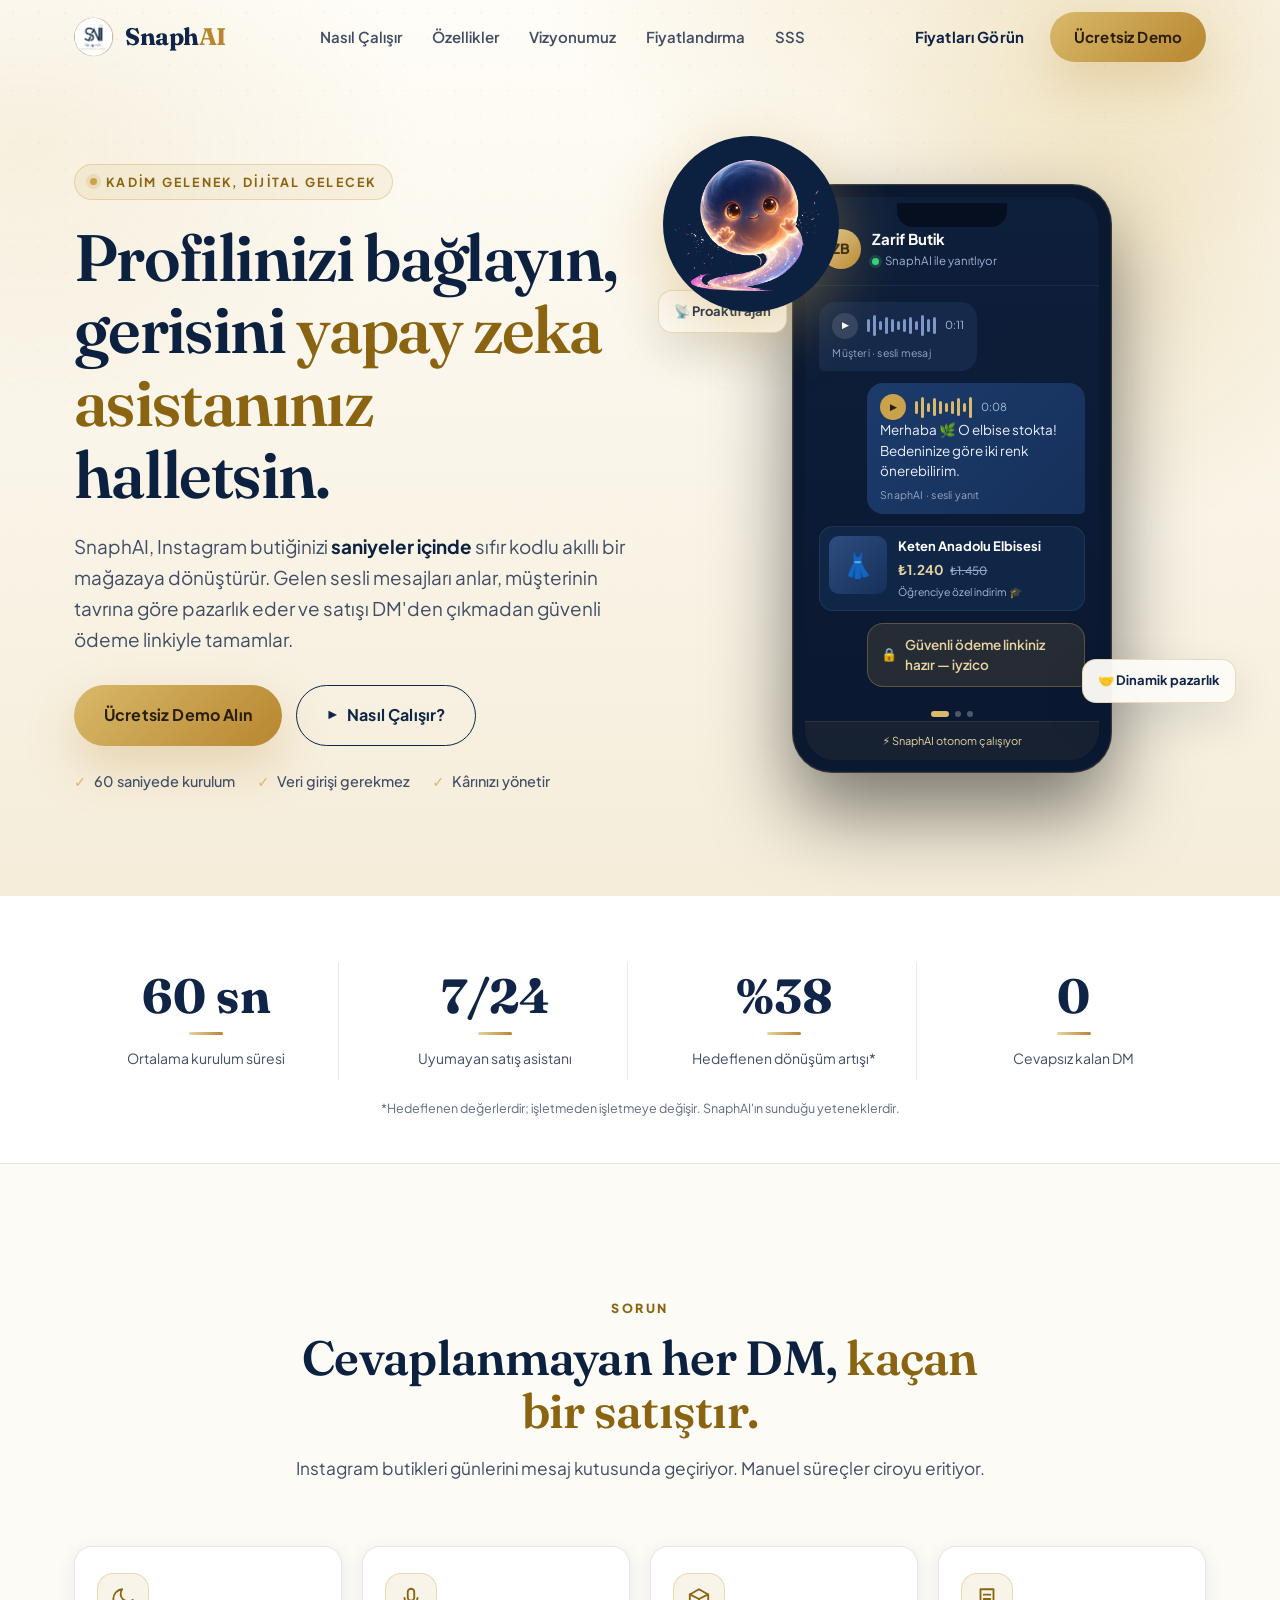
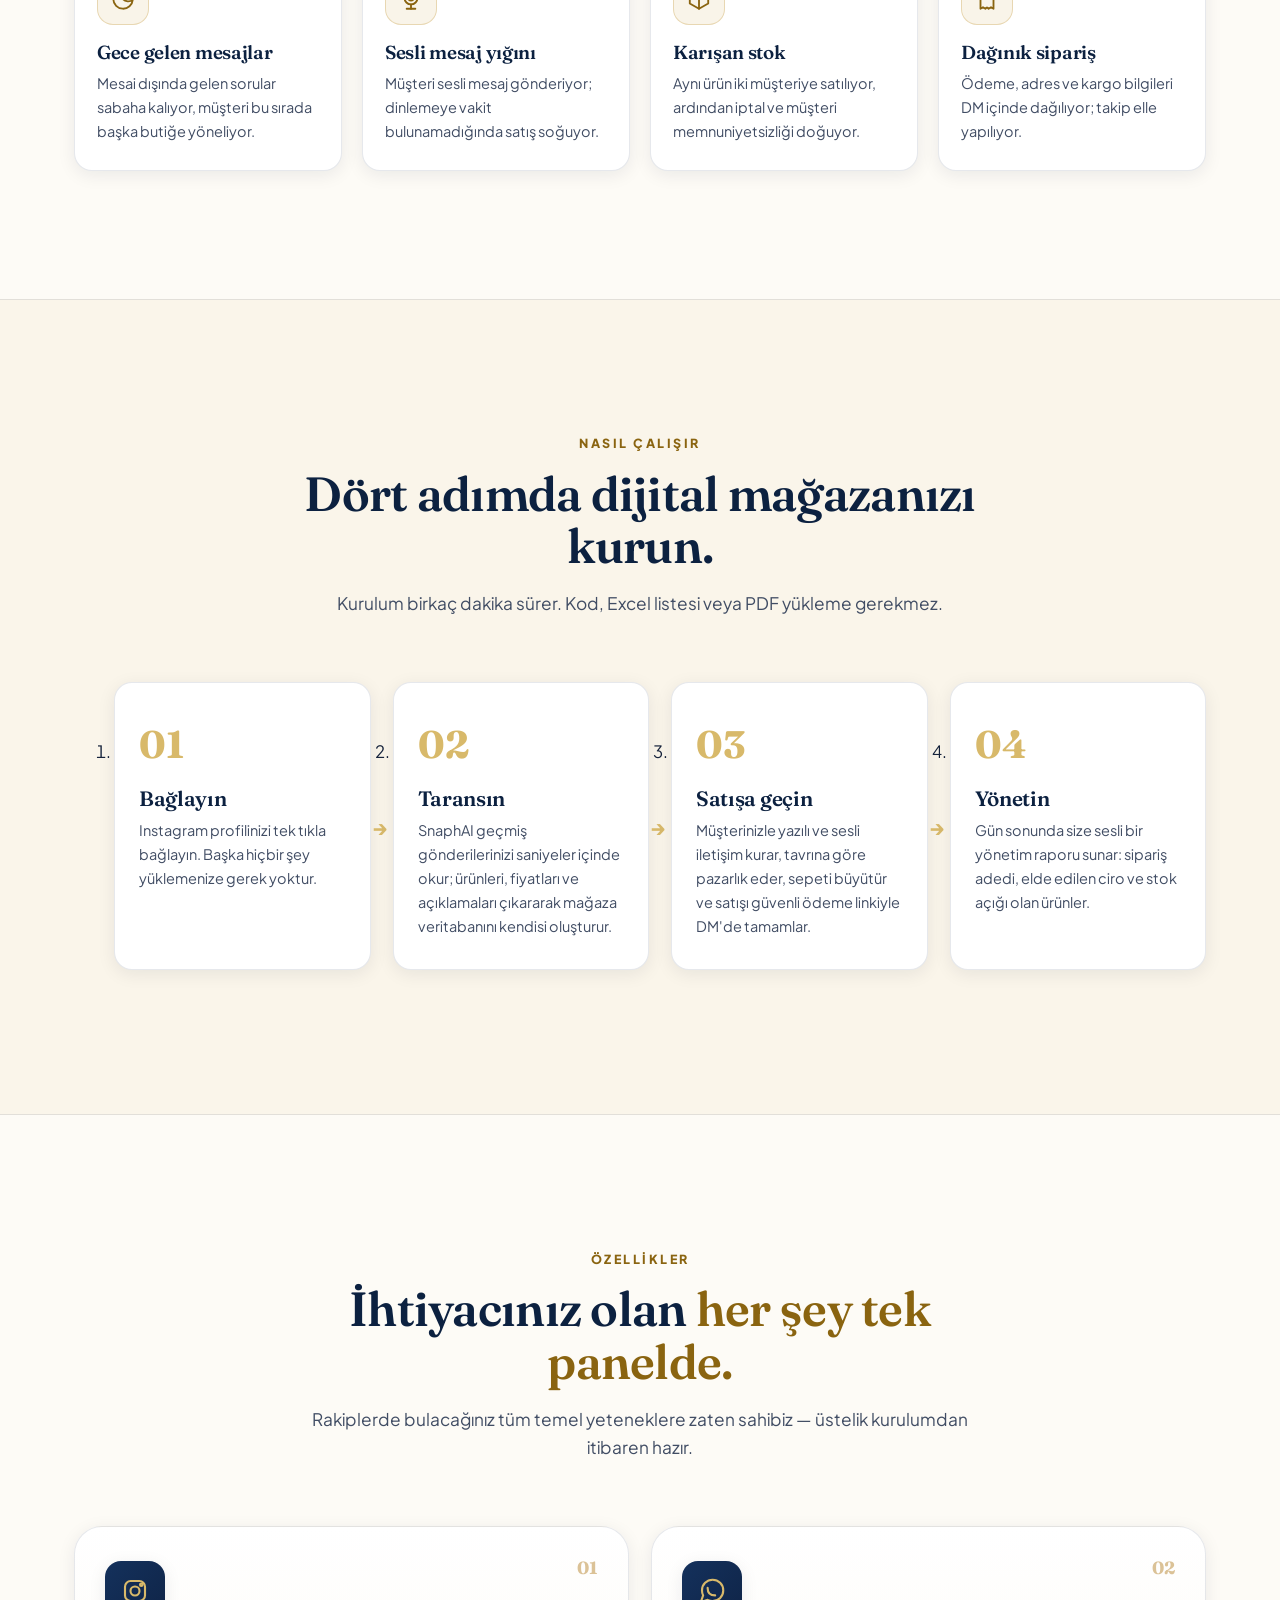
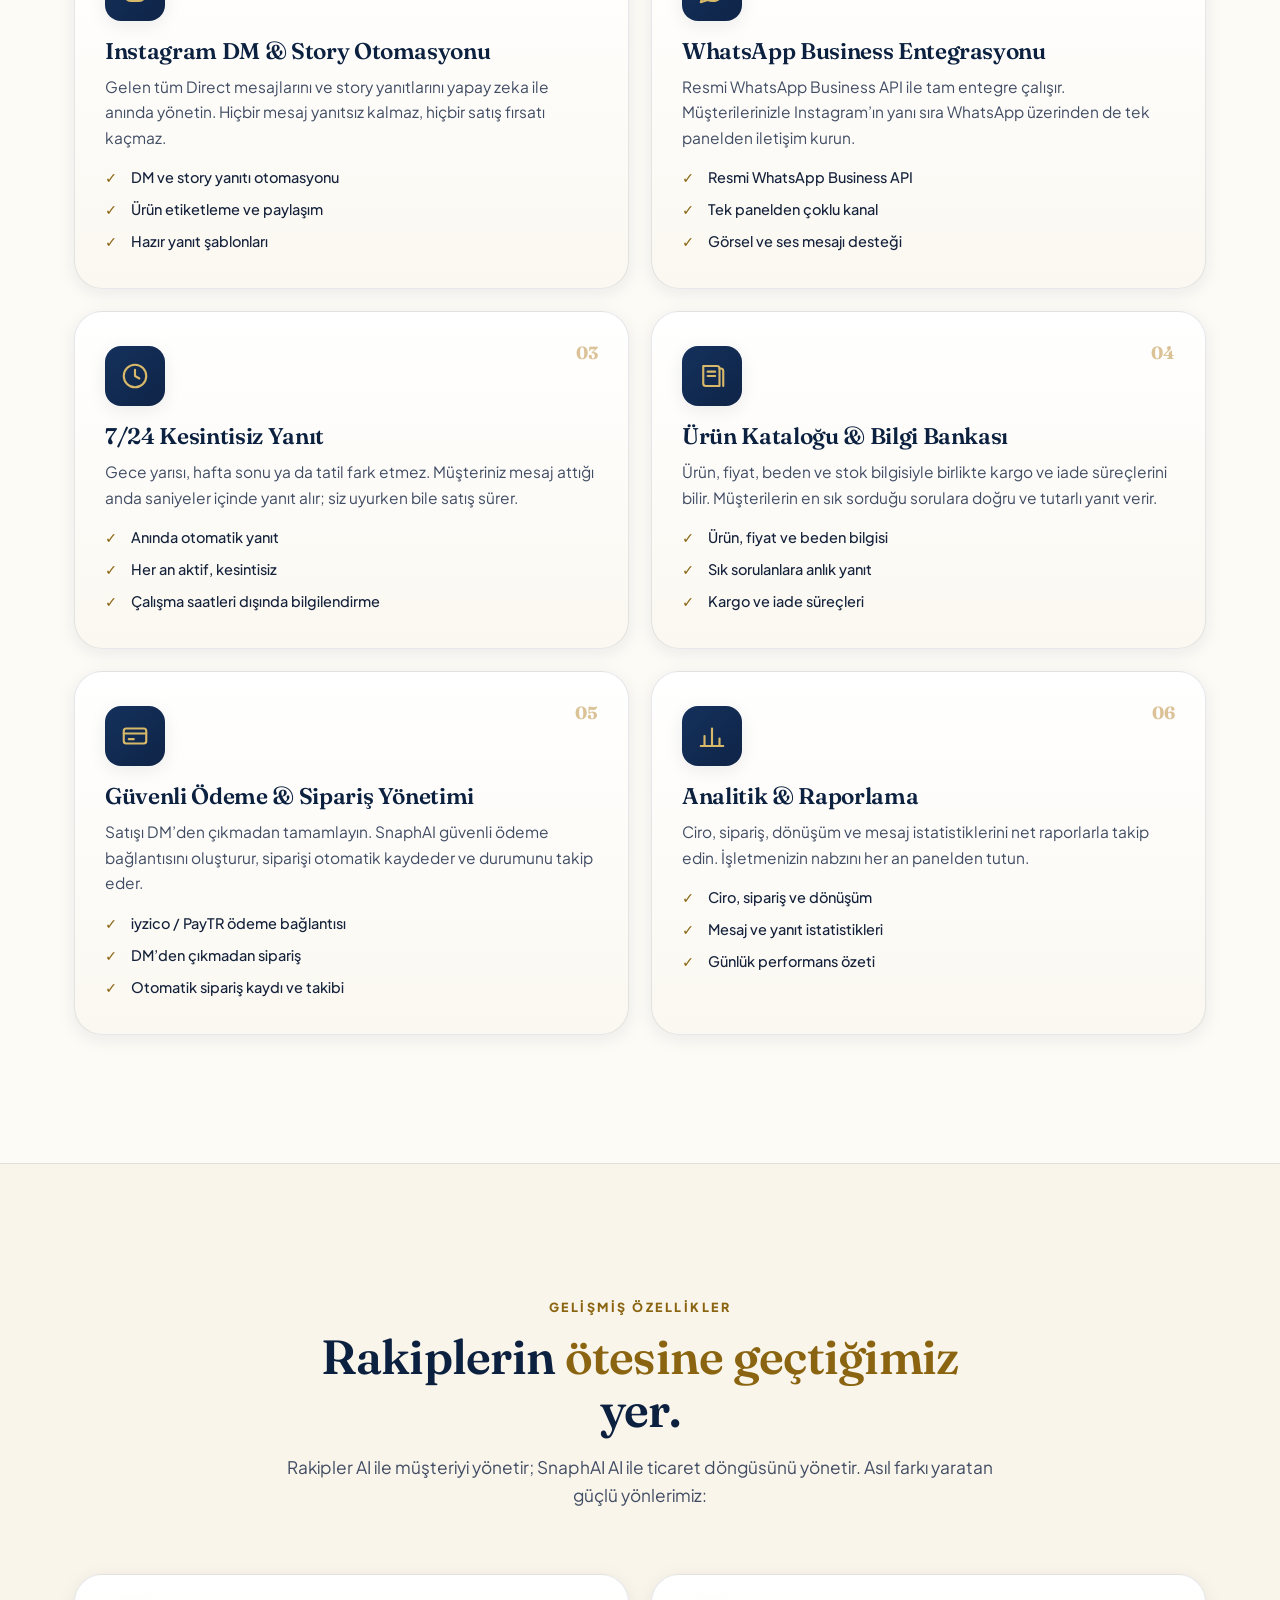
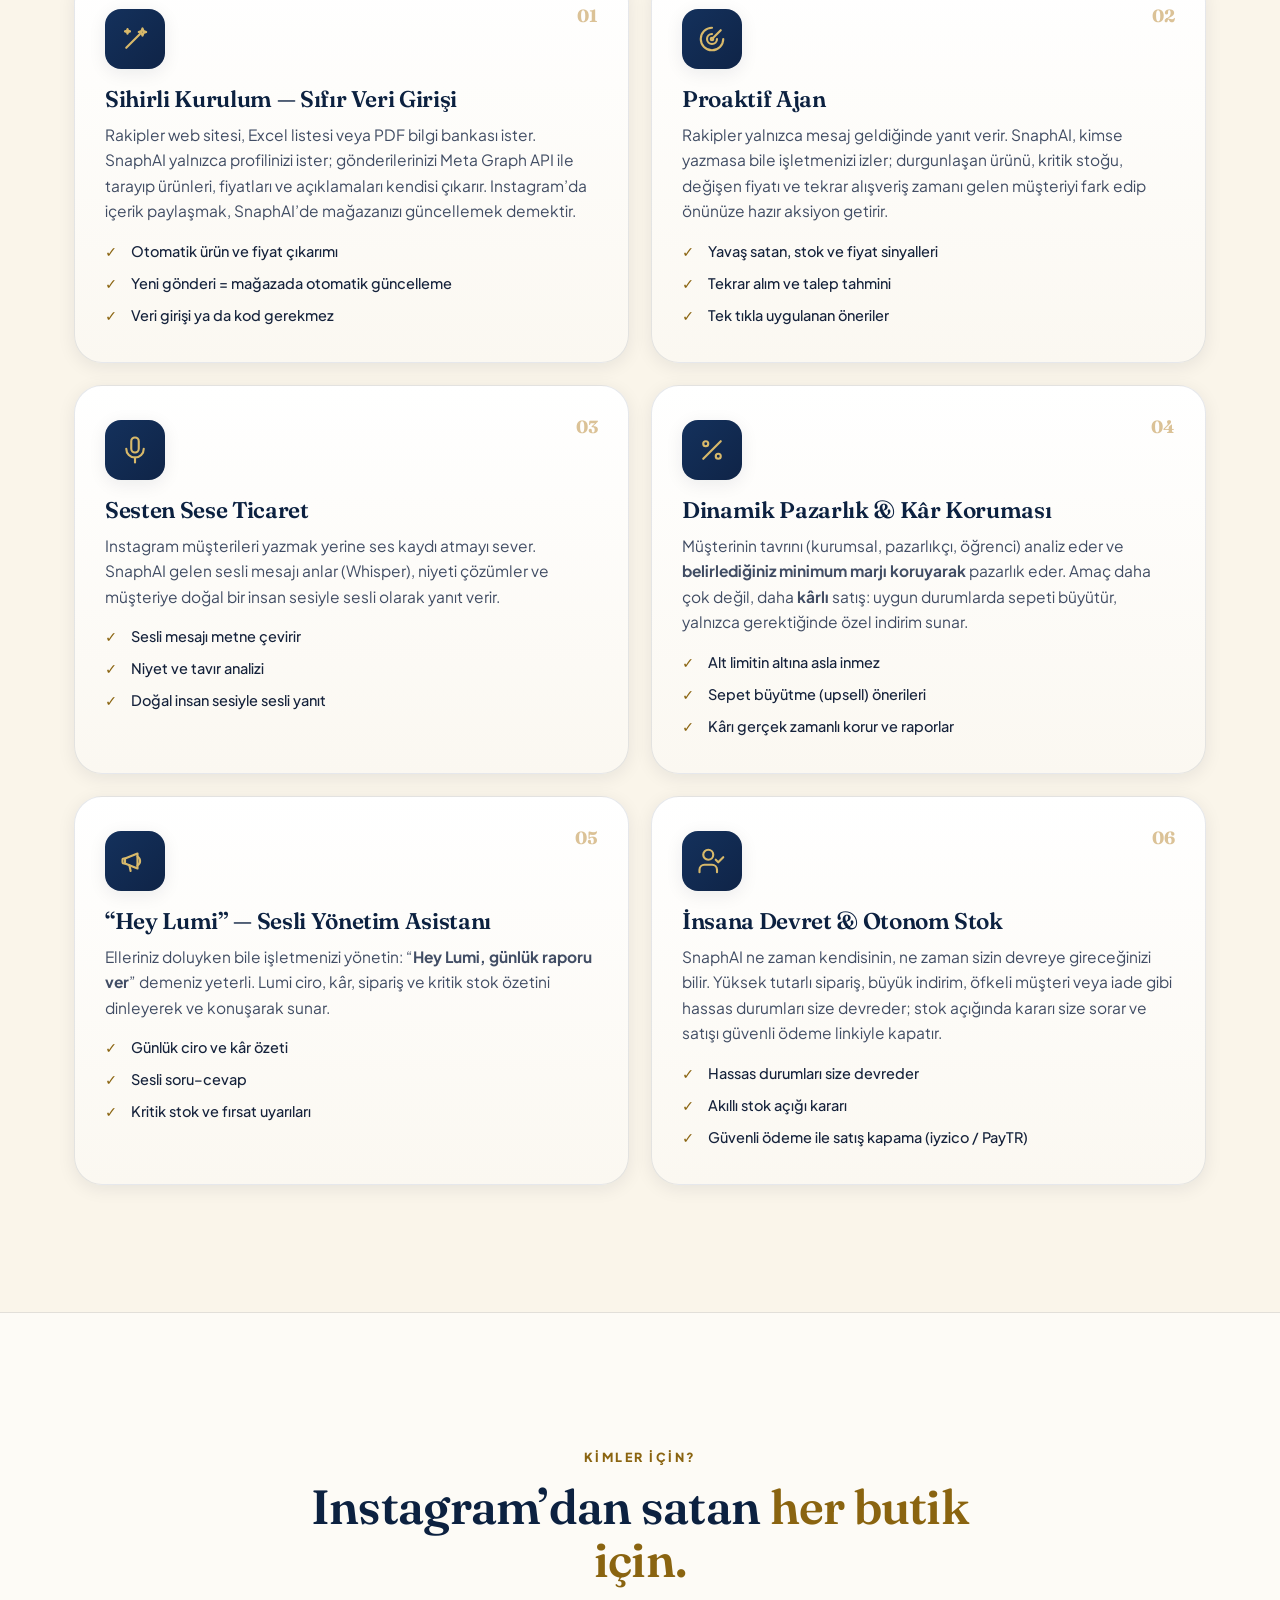
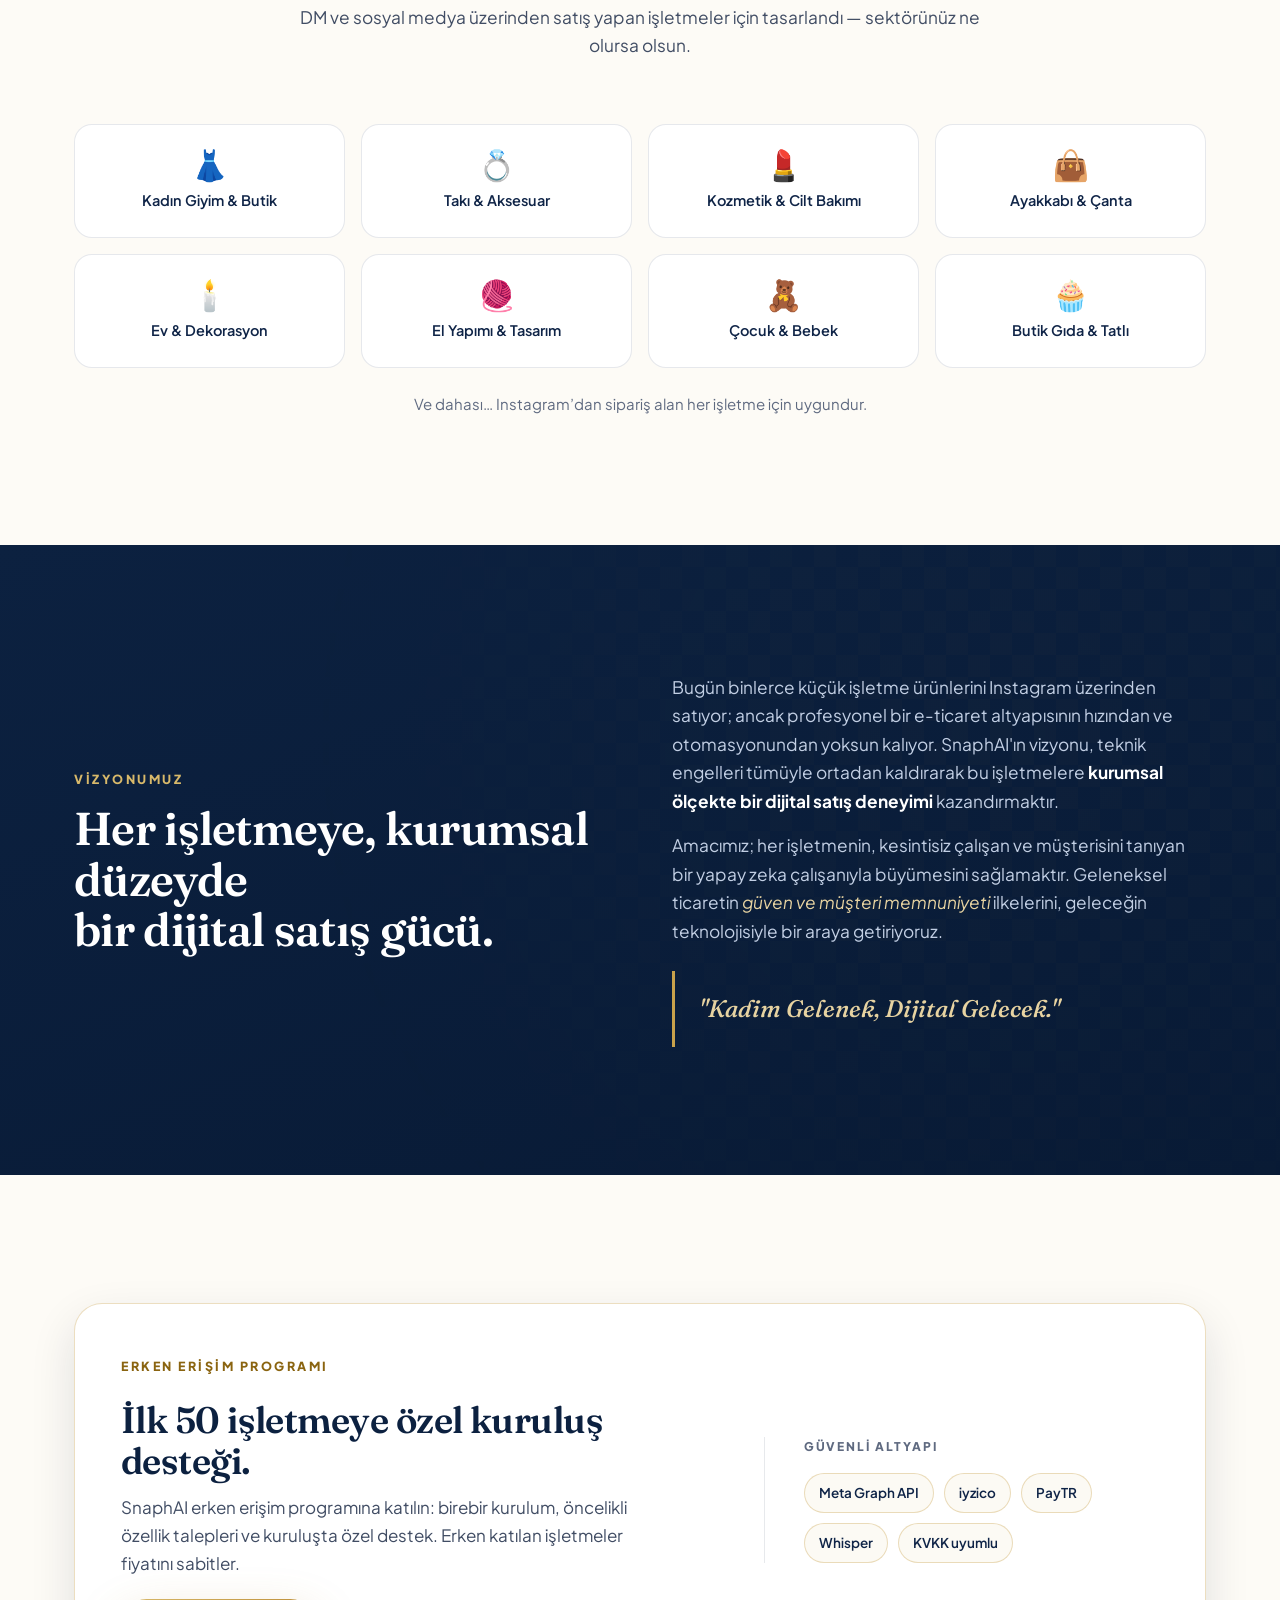
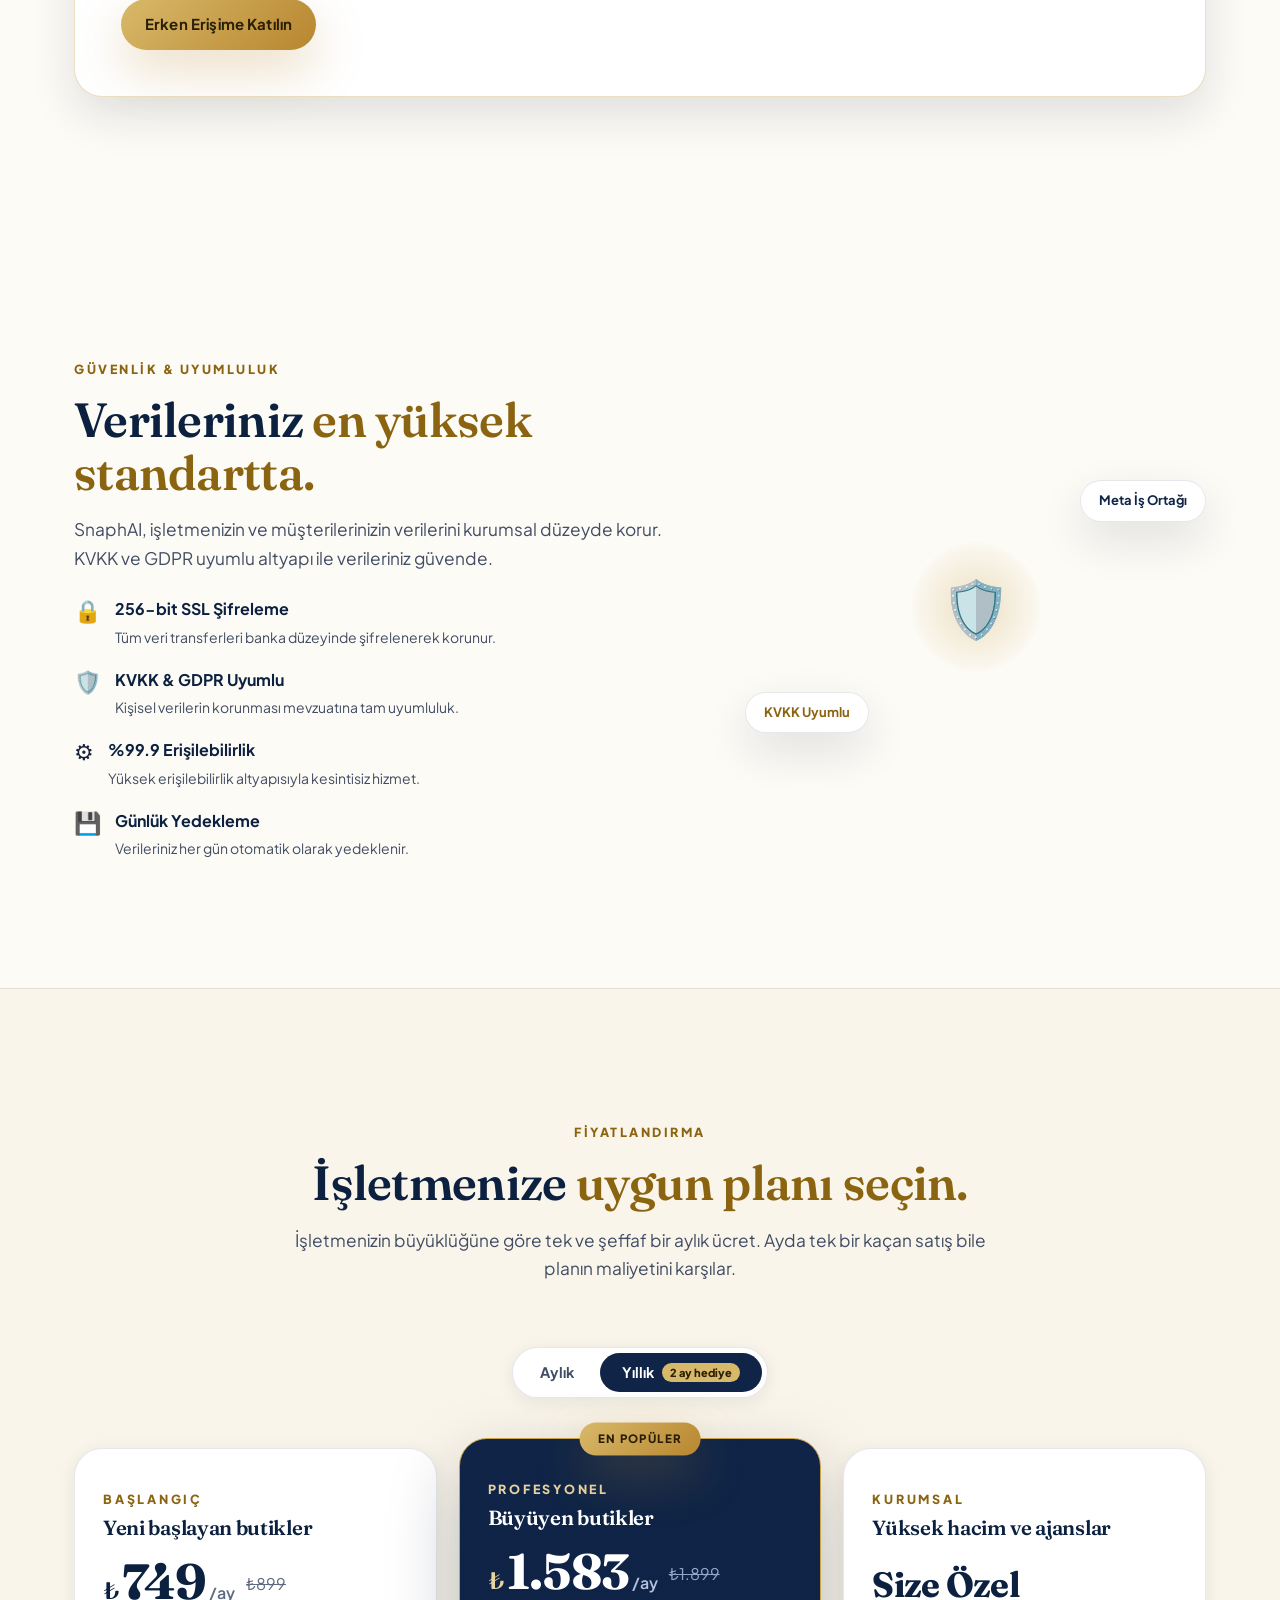
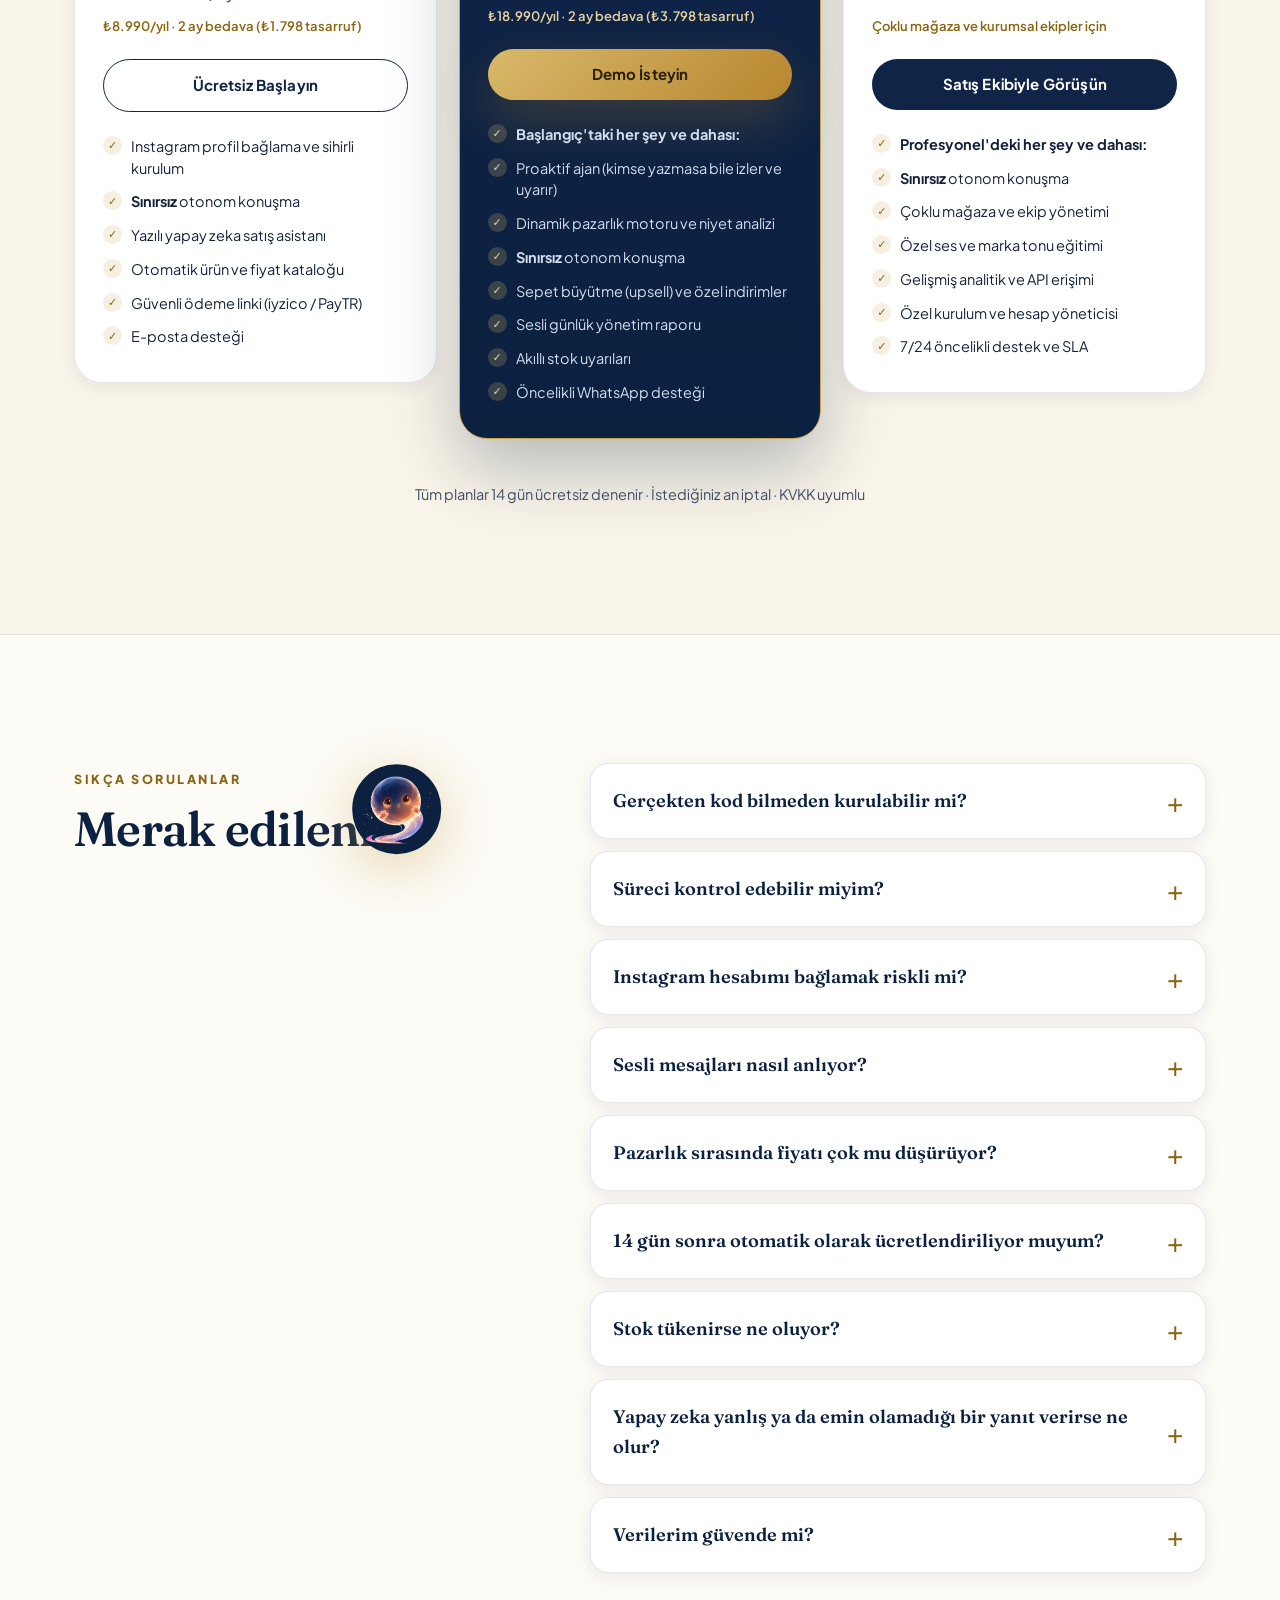
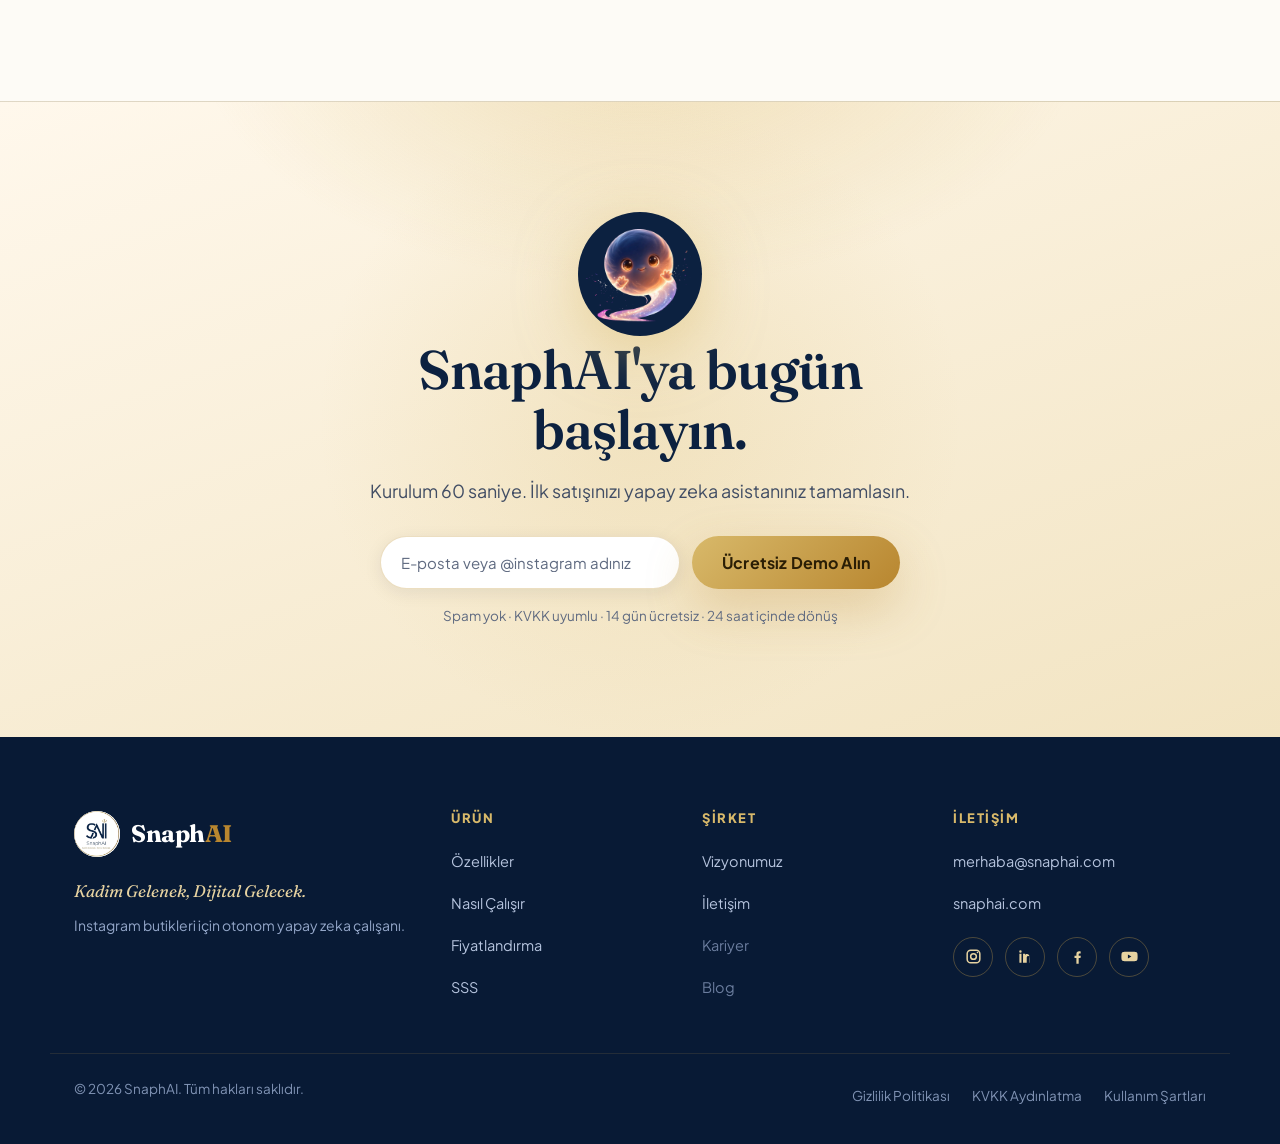
<file: index.html>
<!DOCTYPE html>
<html lang="tr">
<head>
  <meta charset="UTF-8" />
  <meta name="viewport" content="width=device-width, initial-scale=1.0" />
  <title>SnaphAI — Instagram Butikleri için Yapay Zeka Çalışanı</title>
  <meta name="description" content="SnaphAI, Instagram butiklerini saniyeler içinde sıfır kodlu akıllı mağazaya dönüştüren otonom yapay zeka çalışanıdır. Sesli mesajla satar, pazarlık eder, satışı DM'de kapatır." />
  <meta name="theme-color" content="#0F2447" />
  <link rel="icon" href="assets/logo.png" type="image/png" />
  <link rel="canonical" href="https://snaphai.com/" />

  <!-- Open Graph / Twitter -->
  <meta property="og:type" content="website" />
  <meta property="og:title" content="SnaphAI — Instagram Butikleri için Yapay Zeka Çalışanı" />
  <meta property="og:description" content="Profilinizi bağlayın, gerisini yapay zeka asistanınız halletsin. Sesli mesajla satan, pazarlık eden, satışı DM'de kapatan otonom yapay zeka çalışanı." />
  <meta property="og:url" content="https://snaphai.com/" />
  <meta property="og:image" content="https://snaphai.com/assets/og.png" />
  <meta property="og:image:width" content="1200" />
  <meta property="og:image:height" content="630" />
  <meta name="twitter:card" content="summary_large_image" />
  <meta name="twitter:title" content="SnaphAI — Instagram Butikleri için Yapay Zeka Çalışanı" />
  <meta name="twitter:description" content="Profilinizi bağlayın, gerisini yapay zeka asistanınız halletsin. Instagram butikleri için otonom yapay zeka çalışanı." />
  <meta name="twitter:image" content="https://snaphai.com/assets/og.png" />

  <link rel="preconnect" href="https://fonts.googleapis.com" />
  <link rel="preconnect" href="https://fonts.gstatic.com" crossorigin />
  <link href="https://fonts.googleapis.com/css2?family=Fraunces:ital,opsz,wght@0,9..144,400;0,9..144,500;0,9..144,600;0,9..144,700;0,9..144,800;1,9..144,500&family=Plus+Jakarta+Sans:wght@400;500;600;700;800&display=swap" rel="stylesheet" />
  <link rel="stylesheet" href="styles.css" />
</head>
<body>

  <a class="skip-link" href="#main">İçeriğe geç</a>

  <!-- ============ NAV ============ -->
  <header class="nav" id="nav">
    <div class="container nav__inner">
      <a class="brand" href="#hero" aria-label="SnaphAI ana sayfa">
        <span class="brand__mark">
          <img class="brand__png" src="assets/logo.svg" alt="SnaphAI" width="40" height="40" />
          <svg class="brand__svg" viewBox="0 0 120 120" fill="none" xmlns="http://www.w3.org/2000/svg" aria-hidden="true">
            <circle cx="60" cy="60" r="55" stroke="currentColor" stroke-width="3" class="mark-ring"/>
            <path d="M78 46 C78 33 46 31 46 45 C46 57 78 58 78 74 C78 89 44 89 44 74" class="mark-s" stroke-width="10" stroke-linecap="round" fill="none"/>
            <g class="mark-pin" stroke-width="2.6" stroke-linecap="round">
              <line x1="70" y1="34" x2="63" y2="20"/><line x1="76" y1="34" x2="76" y2="16"/><line x1="82" y1="34" x2="89" y2="20"/>
            </g>
            <g class="mark-dot"><circle cx="62.5" cy="19" r="3"/><circle cx="76" cy="14.5" r="3"/><circle cx="89.5" cy="19" r="3"/></g>
          </svg>
        </span>
        <span class="brand__word">Snaph<span class="brand__ai">AI</span></span>
      </a>

      <nav class="nav__links" aria-label="Ana menü">
        <a href="#nasil">Nasıl Çalışır</a>
        <a href="#ozellikler">Özellikler</a>
        <a href="#vizyon">Vizyonumuz</a>
        <a href="#fiyat">Fiyatlandırma</a>
        <a href="#sss">SSS</a>
      </nav>

      <div class="nav__cta">
        <a href="#fiyat" class="btn btn--ghost">Fiyatları Görün</a>
        <a href="#iletisim" class="btn btn--gold">Ücretsiz Demo</a>
      </div>

      <button class="nav__burger" id="burger" aria-label="Menüyü aç" aria-expanded="false" aria-controls="mobileMenu">
        <span></span><span></span><span></span>
      </button>
    </div>

    <div class="mobile-menu" id="mobileMenu" hidden>
      <a href="#nasil">Nasıl Çalışır</a>
      <a href="#ozellikler">Özellikler</a>
      <a href="#vizyon">Vizyonumuz</a>
      <a href="#fiyat">Fiyatlandırma</a>
      <a href="#sss">SSS</a>
      <a href="#iletisim" class="btn btn--gold btn--block">Ücretsiz Demo</a>
    </div>
  </header>

  <main id="main" tabindex="-1">
    <!-- ============ HERO ============ -->
    <section class="hero" id="hero">
      <div class="hero__glow" aria-hidden="true"></div>
      <div class="container hero__grid">
        <div class="hero__copy reveal">
          <span class="eyebrow"><span class="eyebrow__dot"></span>KADİM GELENEK, DİJİTAL GELECEK</span>
          <h1 class="hero__title">
            Profilinizi bağlayın,<br />gerisini <span class="txt-gold">yapay zeka asistanınız</span> halletsin.
          </h1>
          <p class="hero__lede">
            SnaphAI, Instagram butiğinizi <strong>saniyeler içinde</strong> sıfır kodlu akıllı bir mağazaya
            dönüştürür. Gelen sesli mesajları anlar, müşterinin tavrına göre pazarlık eder ve satışı
            DM'den çıkmadan güvenli ödeme linkiyle tamamlar.
          </p>
          <div class="hero__actions">
            <a href="#iletisim" class="btn btn--gold btn--lg">Ücretsiz Demo Alın</a>
            <a href="#nasil" class="btn btn--outline btn--lg">
              <span class="play-ico" aria-hidden="true">▶</span> Nasıl Çalışır?
            </a>
          </div>
          <ul class="hero__ticks">
            <li>60 saniyede kurulum</li>
            <li>Veri girişi gerekmez</li>
            <li>Kârınızı yönetir</li>
          </ul>
        </div>

        <!-- phone mockup -->
        <div class="hero__visual reveal" aria-hidden="true">
          <span class="mascot mascot--hero" aria-hidden="true"><video class="mascot__media" src="assets/mascot.mp4" poster="assets/mascot.png" autoplay loop muted playsinline preload="auto"></video></span>
          <div class="phone">
            <div class="phone__notch"></div>
            <div class="phone__screen">
              <div class="dm-head">
                <span class="dm-avatar" id="dmAvatar">ZB</span>
                <div class="dm-head__meta">
                  <strong id="dmName">Zarif Butik</strong>
                  <span><span class="dot-live"></span> <span id="dmSub">SnaphAI ile yanıtlıyor</span></span>
                </div>
              </div>

              <div class="dm-track" id="dmTrack">
                <!-- Senaryo 1: Sesli satış -->
                <div class="dm-slide" data-name="Zarif Butik" data-avatar="ZB" data-sub="SnaphAI ile yanıtlıyor">
                  <div class="dm-body">
                    <div class="bubble bubble--in">
                      <div class="voice"><span class="voice__play">▶</span><span class="wave"><i></i><i></i><i></i><i></i><i></i><i></i><i></i><i></i><i></i><i></i><i></i><i></i></span><span class="voice__time">0:11</span></div>
                      <span class="bubble__cap">Müşteri · sesli mesaj</span>
                    </div>
                    <div class="bubble bubble--out">
                      <div class="voice voice--gold"><span class="voice__play">▶</span><span class="wave"><i></i><i></i><i></i><i></i><i></i><i></i><i></i><i></i><i></i><i></i></span><span class="voice__time">0:08</span></div>
                      <p>Merhaba 🌿 O elbise stokta! Bedeninize göre iki renk önerebilirim.</p>
                      <span class="bubble__cap">SnaphAI · sesli yanıt</span>
                    </div>
                    <div class="product-card">
                      <div class="product-card__img"></div>
                      <div class="product-card__info">
                        <strong>Keten Anadolu Elbisesi</strong>
                        <span class="product-card__price">₺1.240 <s>₺1.450</s></span>
                        <span class="product-card__tag">Öğrenciye özel indirim 🎓</span>
                      </div>
                    </div>
                    <div class="bubble bubble--out bubble--pay"><span class="pay-ico">🔒</span> Güvenli ödeme linkiniz hazır — iyzico</div>
                  </div>
                </div>

                <!-- Senaryo 2: Dinamik pazarlık -->
                <div class="dm-slide" data-name="Moda Evi" data-avatar="ME" data-sub="SnaphAI ile yanıtlıyor">
                  <div class="dm-body">
                    <div class="bubble bubble--in">
                      <p>Bu çantada biraz indirim mümkün mü? 😊</p>
                      <span class="bubble__cap">Müşteri</span>
                    </div>
                    <div class="bubble bubble--out">
                      <p>Elbette değerlendirelim! Tek üründe %5, iki ürün alımında ise kargo tamamen bizden. 🎁</p>
                      <span class="bubble__cap">SnaphAI · dinamik teklif</span>
                    </div>
                    <div class="product-card">
                      <div class="product-card__img product-card__img--bag"></div>
                      <div class="product-card__info">
                        <strong>Deri Omuz Çantası</strong>
                        <span class="product-card__price">₺1.995 <s>₺2.100</s></span>
                        <span class="product-card__tag">Sepete 2. ürün · kargo bedava 📦</span>
                      </div>
                    </div>
                    <div class="bubble bubble--out bubble--pay"><span class="pay-ico">🔒</span> Onaylarsanız ödeme linkini gönderiyorum</div>
                  </div>
                </div>

                <!-- Senaryo 3: Sesli yönetim raporu -->
                <div class="dm-slide" data-name="SnaphAI" data-avatar="AI" data-sub="Günlük yönetim raporu">
                  <div class="dm-body">
                    <div class="bubble bubble--out">
                      <div class="voice"><span class="voice__play">▶</span><span class="wave"><i></i><i></i><i></i><i></i><i></i><i></i><i></i><i></i></span><span class="voice__time">0:04</span></div>
                      <p>Bugün ne kadar sattık?</p>
                      <span class="bubble__cap">İşletme sahibi · sesli soru</span>
                    </div>
                    <div class="bubble bubble--in">
                      <div class="voice voice--gold"><span class="voice__play">▶</span><span class="wave"><i></i><i></i><i></i><i></i><i></i><i></i><i></i><i></i><i></i><i></i></span><span class="voice__time">0:12</span></div>
                      <p>Bugün 12 sipariş aldık, toplam ciro ₺14.300 📈</p>
                      <span class="bubble__cap">SnaphAI · sesli rapor</span>
                    </div>
                    <div class="report-card">
                      <div class="report-row"><span>Sipariş</span><strong>12</strong></div>
                      <div class="report-row"><span>Günlük ciro</span><strong>₺14.300</strong></div>
                      <div class="report-row"><span>Stok uyarısı</span><strong class="report-warn">1 ürün</strong></div>
                    </div>
                  </div>
                </div>
              </div>

              <div class="dm-dots" id="dmDots" aria-hidden="true"></div>
              <div class="dm-foot"><span>⚡ SnaphAI otonom çalışıyor</span></div>
            </div>
          </div>
          <div class="float-badge float-badge--1">📡 Proaktif ajan</div>
          <div class="float-badge float-badge--2">🤝 Dinamik pazarlık</div>
        </div>
      </div>
    </section>

    <!-- ============ STATS ============ -->
    <section class="stats" aria-label="SnaphAI ne sağlar">
      <div class="container stats__grid">
        <div class="stat reveal"><span class="stat__num" data-count="60" data-suffix=" sn">60 sn</span><span class="stat__label">Ortalama kurulum süresi</span></div>
        <div class="stat reveal"><span class="stat__num">7/24</span><span class="stat__label">Uyumayan satış asistanı</span></div>
        <div class="stat reveal"><span class="stat__num" data-count="38" data-prefix="%">%38</span><span class="stat__label">Hedeflenen dönüşüm artışı*</span></div>
        <div class="stat reveal"><span class="stat__num">0</span><span class="stat__label">Cevapsız kalan DM</span></div>
      </div>
      <p class="stats__note container">*Hedeflenen değerlerdir; işletmeden işletmeye değişir. SnaphAI'ın sunduğu yeteneklerdir.</p>
    </section>

    <!-- ============ PROBLEM ============ -->
    <section class="problem section" id="problem">
      <div class="container">
        <div class="section-head reveal">
          <span class="kicker">SORUN</span>
          <h2 class="section-title">Cevaplanmayan her DM, <span class="txt-gold">kaçan bir satıştır.</span></h2>
          <p class="section-sub">Instagram butikleri günlerini mesaj kutusunda geçiriyor. Manuel süreçler ciroyu eritiyor.</p>
        </div>
        <div class="problem__grid">
          <div class="pcard reveal">
            <span class="pcard__ico" aria-hidden="true">
              <svg viewBox="0 0 24 24" fill="none" stroke="currentColor" stroke-width="1.7" stroke-linecap="round" stroke-linejoin="round"><path d="M21 12.8A9 9 0 1 1 11.2 3 7 7 0 0 0 21 12.8z"/></svg>
            </span>
            <h3>Gece gelen mesajlar</h3><p>Mesai dışında gelen sorular sabaha kalıyor, müşteri bu sırada başka butiğe yöneliyor.</p>
          </div>
          <div class="pcard reveal">
            <span class="pcard__ico" aria-hidden="true">
              <svg viewBox="0 0 24 24" fill="none" stroke="currentColor" stroke-width="1.7" stroke-linecap="round" stroke-linejoin="round"><rect x="9" y="2.5" width="6" height="11" rx="3"/><path d="M6 11a6 6 0 0 0 12 0"/><line x1="12" y1="17" x2="12" y2="21"/><line x1="8" y1="21" x2="16" y2="21"/></svg>
            </span>
            <h3>Sesli mesaj yığını</h3><p>Müşteri sesli mesaj gönderiyor; dinlemeye vakit bulunamadığında satış soğuyor.</p>
          </div>
          <div class="pcard reveal">
            <span class="pcard__ico" aria-hidden="true">
              <svg viewBox="0 0 24 24" fill="none" stroke="currentColor" stroke-width="1.7" stroke-linecap="round" stroke-linejoin="round"><path d="M20.5 7.8 12 12 3.5 7.8"/><path d="M12 12v9"/><path d="M20.5 7.8v8.4L12 21 3.5 16.2V7.8L12 3z"/></svg>
            </span>
            <h3>Karışan stok</h3><p>Aynı ürün iki müşteriye satılıyor, ardından iptal ve müşteri memnuniyetsizliği doğuyor.</p>
          </div>
          <div class="pcard reveal">
            <span class="pcard__ico" aria-hidden="true">
              <svg viewBox="0 0 24 24" fill="none" stroke="currentColor" stroke-width="1.7" stroke-linecap="round" stroke-linejoin="round"><path d="M6 3h12v18l-2.3-1.4L13.5 21 12 19.7 10.5 21 8.3 19.6 6 21z"/><line x1="9" y1="8" x2="15" y2="8"/><line x1="9" y1="12" x2="15" y2="12"/></svg>
            </span>
            <h3>Dağınık sipariş</h3><p>Ödeme, adres ve kargo bilgileri DM içinde dağılıyor; takip elle yapılıyor.</p>
          </div>
        </div>
      </div>
    </section>

    <!-- ============ HOW IT WORKS ============ -->
    <section class="how section section--cream" id="nasil">
      <div class="container">
        <div class="section-head reveal">
          <span class="kicker">NASIL ÇALIŞIR</span>
          <h2 class="section-title">Dört adımda dijital mağazanızı kurun.</h2>
          <p class="section-sub">Kurulum birkaç dakika sürer. Kod, Excel listesi veya PDF yükleme gerekmez.</p>
        </div>

        <ol class="steps">
          <li class="step reveal">
            <span class="step__no">01</span>
            <div class="step__body"><h3>Bağlayın</h3><p>Instagram profilinizi tek tıkla bağlayın. Başka hiçbir şey yüklemenize gerek yoktur.</p></div>
          </li>
          <li class="step reveal">
            <span class="step__no">02</span>
            <div class="step__body"><h3>Taransın</h3><p>SnaphAI geçmiş gönderilerinizi saniyeler içinde okur; ürünleri, fiyatları ve açıklamaları çıkararak mağaza veritabanını kendisi oluşturur.</p></div>
          </li>
          <li class="step reveal">
            <span class="step__no">03</span>
            <div class="step__body"><h3>Satışa geçin</h3><p>Müşterinizle yazılı ve sesli iletişim kurar, tavrına göre pazarlık eder, sepeti büyütür ve satışı güvenli ödeme linkiyle DM'de tamamlar.</p></div>
          </li>
          <li class="step reveal">
            <span class="step__no">04</span>
            <div class="step__body"><h3>Yönetin</h3><p>Gün sonunda size sesli bir yönetim raporu sunar: sipariş adedi, elde edilen ciro ve stok açığı olan ürünler.</p></div>
          </li>
        </ol>
      </div>
    </section>

    <!-- ============ FEATURES (parity — temel yetenekler) ============ -->
    <section class="features section" id="ozellikler">
      <div class="container">
        <div class="section-head reveal">
          <span class="kicker">ÖZELLİKLER</span>
          <h2 class="section-title">İhtiyacınız olan <span class="txt-gold">her şey tek panelde.</span></h2>
          <p class="section-sub">Rakiplerde bulacağınız tüm temel yeteneklere zaten sahibiz — üstelik kurulumdan itibaren hazır.</p>
        </div>

        <div class="features__grid">
          <article class="feature reveal">
            <span class="feature__badge">01</span>
            <div class="feature__icon" aria-hidden="true">
              <svg viewBox="0 0 24 24" fill="none" stroke="currentColor" stroke-width="1.7" stroke-linecap="round" stroke-linejoin="round"><rect x="4" y="4" width="16" height="16" rx="4.5"/><circle cx="12" cy="12" r="3.6"/><circle cx="17" cy="7" r="1"/></svg>
            </div>
            <h3>Instagram DM & Story Otomasyonu</h3>
            <p>Gelen tüm Direct mesajlarını ve story yanıtlarını yapay zeka ile anında yönetin. Hiçbir mesaj yanıtsız kalmaz, hiçbir satış fırsatı kaçmaz.</p>
            <ul class="feature__list">
              <li>DM ve story yanıtı otomasyonu</li>
              <li>Ürün etiketleme ve paylaşım</li>
              <li>Hazır yanıt şablonları</li>
            </ul>
          </article>

          <article class="feature reveal">
            <span class="feature__badge">02</span>
            <div class="feature__icon" aria-hidden="true">
              <svg viewBox="0 0 24 24" fill="none" stroke="currentColor" stroke-width="1.7" stroke-linecap="round" stroke-linejoin="round"><path d="M21 11.5a8.4 8.4 0 0 1-8.5 8.5 8.6 8.6 0 0 1-4-.9L3 21l1.9-5.5A8.4 8.4 0 0 1 4 11.5 8.5 8.5 0 1 1 21 11.5z"/><path d="M8.5 9.5c0 4 2 6 6 6"/></svg>
            </div>
            <h3>WhatsApp Business Entegrasyonu</h3>
            <p>Resmi WhatsApp Business API ile tam entegre çalışır. Müşterilerinizle Instagram’ın yanı sıra WhatsApp üzerinden de tek panelden iletişim kurun.</p>
            <ul class="feature__list">
              <li>Resmi WhatsApp Business API</li>
              <li>Tek panelden çoklu kanal</li>
              <li>Görsel ve ses mesajı desteği</li>
            </ul>
          </article>

          <article class="feature reveal">
            <span class="feature__badge">03</span>
            <div class="feature__icon" aria-hidden="true">
              <svg viewBox="0 0 24 24" fill="none" stroke="currentColor" stroke-width="1.7" stroke-linecap="round" stroke-linejoin="round"><circle cx="12" cy="12" r="9"/><path d="M12 7v5l3.5 2"/></svg>
            </div>
            <h3>7/24 Kesintisiz Yanıt</h3>
            <p>Gece yarısı, hafta sonu ya da tatil fark etmez. Müşteriniz mesaj attığı anda saniyeler içinde yanıt alır; siz uyurken bile satış sürer.</p>
            <ul class="feature__list">
              <li>Anında otomatik yanıt</li>
              <li>Her an aktif, kesintisiz</li>
              <li>Çalışma saatleri dışında bilgilendirme</li>
            </ul>
          </article>

          <article class="feature reveal">
            <span class="feature__badge">04</span>
            <div class="feature__icon" aria-hidden="true">
              <svg viewBox="0 0 24 24" fill="none" stroke="currentColor" stroke-width="1.7" stroke-linecap="round" stroke-linejoin="round"><path d="M5 4h11a2 2 0 0 1 2 2v14H7a2 2 0 0 1-2-2z"/><path d="M18 6h1a2 2 0 0 1 2 2v12"/><line x1="8.5" y1="8.5" x2="14.5" y2="8.5"/><line x1="8.5" y1="12" x2="14.5" y2="12"/></svg>
            </div>
            <h3>Ürün Kataloğu & Bilgi Bankası</h3>
            <p>Ürün, fiyat, beden ve stok bilgisiyle birlikte kargo ve iade süreçlerini bilir. Müşterilerin en sık sorduğu sorulara doğru ve tutarlı yanıt verir.</p>
            <ul class="feature__list">
              <li>Ürün, fiyat ve beden bilgisi</li>
              <li>Sık sorulanlara anlık yanıt</li>
              <li>Kargo ve iade süreçleri</li>
            </ul>
          </article>

          <article class="feature reveal">
            <span class="feature__badge">05</span>
            <div class="feature__icon" aria-hidden="true">
              <svg viewBox="0 0 24 24" fill="none" stroke="currentColor" stroke-width="1.7" stroke-linecap="round" stroke-linejoin="round"><rect x="3" y="6" width="18" height="12" rx="2"/><line x1="3" y1="10" x2="21" y2="10"/><line x1="7" y1="14.5" x2="11" y2="14.5"/></svg>
            </div>
            <h3>Güvenli Ödeme & Sipariş Yönetimi</h3>
            <p>Satışı DM’den çıkmadan tamamlayın. SnaphAI güvenli ödeme bağlantısını oluşturur, siparişi otomatik kaydeder ve durumunu takip eder.</p>
            <ul class="feature__list">
              <li>iyzico / PayTR ödeme bağlantısı</li>
              <li>DM’den çıkmadan sipariş</li>
              <li>Otomatik sipariş kaydı ve takibi</li>
            </ul>
          </article>

          <article class="feature reveal">
            <span class="feature__badge">06</span>
            <div class="feature__icon" aria-hidden="true">
              <svg viewBox="0 0 24 24" fill="none" stroke="currentColor" stroke-width="1.7" stroke-linecap="round" stroke-linejoin="round"><line x1="6" y1="20" x2="6" y2="12"/><line x1="12" y1="20" x2="12" y2="6"/><line x1="18" y1="20" x2="18" y2="14"/><line x1="3" y1="20" x2="21" y2="20"/></svg>
            </div>
            <h3>Analitik & Raporlama</h3>
            <p>Ciro, sipariş, dönüşüm ve mesaj istatistiklerini net raporlarla takip edin. İşletmenizin nabzını her an panelden tutun.</p>
            <ul class="feature__list">
              <li>Ciro, sipariş ve dönüşüm</li>
              <li>Mesaj ve yanıt istatistikleri</li>
              <li>Günlük performans özeti</li>
            </ul>
          </article>
        </div>
      </div>
    </section>

    <!-- ============ ADVANCED FEATURES (differentiators) ============ -->
    <section class="features section section--cream" id="gelismis">
      <div class="container">
        <div class="section-head reveal">
          <span class="kicker">GELİŞMİŞ ÖZELLİKLER</span>
          <h2 class="section-title">Rakiplerin <span class="txt-gold">ötesine geçtiğimiz</span> yer.</h2>
          <p class="section-sub">Rakipler AI ile müşteriyi yönetir; SnaphAI AI ile ticaret döngüsünü yönetir. Asıl farkı yaratan güçlü yönlerimiz:</p>
        </div>

        <div class="features__grid">
          <article class="feature reveal">
            <span class="feature__badge">01</span>
            <div class="feature__icon" aria-hidden="true">
              <svg viewBox="0 0 24 24" fill="none" stroke="currentColor" stroke-width="1.7" stroke-linecap="round" stroke-linejoin="round"><path d="M5 19 16 8"/><path d="M18 3.5l.8 2.1 2.1.8-2.1.8-.8 2.1-.8-2.1L15 6.4l2.2-.8z"/><path d="M6 4l.5 1.4L8 5.9 6.5 6.4 6 7.8 5.5 6.4 4 5.9l1.5-.5z"/></svg>
            </div>
            <h3>Sihirli Kurulum — Sıfır Veri Girişi</h3>
            <p>Rakipler web sitesi, Excel listesi veya PDF bilgi bankası ister. SnaphAI yalnızca profilinizi ister; gönderilerinizi Meta Graph API ile tarayıp ürünleri, fiyatları ve açıklamaları kendisi çıkarır. Instagram’da içerik paylaşmak, SnaphAI’de mağazanızı güncellemek demektir.</p>
            <ul class="feature__list">
              <li>Otomatik ürün ve fiyat çıkarımı</li>
              <li>Yeni gönderi = mağazada otomatik güncelleme</li>
              <li>Veri girişi ya da kod gerekmez</li>
            </ul>
          </article>

          <article class="feature reveal">
            <span class="feature__badge">02</span>
            <div class="feature__icon" aria-hidden="true">
              <svg viewBox="0 0 24 24" fill="none" stroke="currentColor" stroke-width="1.7" stroke-linecap="round" stroke-linejoin="round"><path d="M12 3a9 9 0 1 0 9 9"/><path d="M12 8a4 4 0 1 0 4 4"/><line x1="12" y1="12" x2="19" y2="5"/><circle cx="12" cy="12" r="1"/></svg>
            </div>
            <h3>Proaktif Ajan</h3>
            <p>Rakipler yalnızca mesaj geldiğinde yanıt verir. SnaphAI, kimse yazmasa bile işletmenizi izler; durgunlaşan ürünü, kritik stoğu, değişen fiyatı ve tekrar alışveriş zamanı gelen müşteriyi fark edip önünüze hazır aksiyon getirir.</p>
            <ul class="feature__list">
              <li>Yavaş satan, stok ve fiyat sinyalleri</li>
              <li>Tekrar alım ve talep tahmini</li>
              <li>Tek tıkla uygulanan öneriler</li>
            </ul>
          </article>

          <article class="feature reveal">
            <span class="feature__badge">03</span>
            <div class="feature__icon" aria-hidden="true">
              <svg viewBox="0 0 24 24" fill="none" stroke="currentColor" stroke-width="1.7" stroke-linecap="round" stroke-linejoin="round"><path d="M12 2a3 3 0 0 0-3 3v6a3 3 0 0 0 6 0V5a3 3 0 0 0-3-3z"/><path d="M5 11a7 7 0 0 0 14 0"/><line x1="12" y1="18" x2="12" y2="22"/></svg>
            </div>
            <h3>Sesten Sese Ticaret</h3>
            <p>Instagram müşterileri yazmak yerine ses kaydı atmayı sever. SnaphAI gelen sesli mesajı anlar (Whisper), niyeti çözümler ve müşteriye doğal bir insan sesiyle sesli olarak yanıt verir.</p>
            <ul class="feature__list">
              <li>Sesli mesajı metne çevirir</li>
              <li>Niyet ve tavır analizi</li>
              <li>Doğal insan sesiyle sesli yanıt</li>
            </ul>
          </article>

          <article class="feature reveal">
            <span class="feature__badge">04</span>
            <div class="feature__icon" aria-hidden="true">
              <svg viewBox="0 0 24 24" fill="none" stroke="currentColor" stroke-width="1.7" stroke-linecap="round" stroke-linejoin="round"><line x1="19" y1="5" x2="5" y2="19"/><circle cx="7" cy="7" r="2"/><circle cx="17" cy="17" r="2"/></svg>
            </div>
            <h3>Dinamik Pazarlık & Kâr Koruması</h3>
            <p>Müşterinin tavrını (kurumsal, pazarlıkçı, öğrenci) analiz eder ve <strong>belirlediğiniz minimum marjı koruyarak</strong> pazarlık eder. Amaç daha çok değil, daha <strong>kârlı</strong> satış: uygun durumlarda sepeti büyütür, yalnızca gerektiğinde özel indirim sunar.</p>
            <ul class="feature__list">
              <li>Alt limitin altına asla inmez</li>
              <li>Sepet büyütme (upsell) önerileri</li>
              <li>Kârı gerçek zamanlı korur ve raporlar</li>
            </ul>
          </article>

          <article class="feature reveal">
            <span class="feature__badge">05</span>
            <div class="feature__icon" aria-hidden="true">
              <svg viewBox="0 0 24 24" fill="none" stroke="currentColor" stroke-width="1.7" stroke-linecap="round" stroke-linejoin="round"><path d="M4 10v4l10 4V6z"/><path d="M14 8.5a4 4 0 0 1 0 7"/><path d="M4 10H3a1 1 0 0 0-1 1v2a1 1 0 0 0 1 1h1"/><line x1="7.5" y1="15.5" x2="8.5" y2="20"/></svg>
            </div>
            <h3>“Hey Lumi” — Sesli Yönetim Asistanı</h3>
            <p>Elleriniz doluyken bile işletmenizi yönetin: “<strong>Hey Lumi, günlük raporu ver</strong>” demeniz yeterli. Lumi ciro, kâr, sipariş ve kritik stok özetini dinleyerek ve konuşarak sunar.</p>
            <ul class="feature__list">
              <li>Günlük ciro ve kâr özeti</li>
              <li>Sesli soru–cevap</li>
              <li>Kritik stok ve fırsat uyarıları</li>
            </ul>
          </article>

          <article class="feature reveal">
            <span class="feature__badge">06</span>
            <div class="feature__icon" aria-hidden="true">
              <svg viewBox="0 0 24 24" fill="none" stroke="currentColor" stroke-width="1.7" stroke-linecap="round" stroke-linejoin="round"><path d="M16 21v-2a4 4 0 0 0-4-4H6a4 4 0 0 0-4 4v2"/><circle cx="9" cy="7" r="4"/><path d="m15 11 2 2 4-4"/></svg>
            </div>
            <h3>İnsana Devret & Otonom Stok</h3>
            <p>SnaphAI ne zaman kendisinin, ne zaman sizin devreye gireceğinizi bilir. Yüksek tutarlı sipariş, büyük indirim, öfkeli müşteri veya iade gibi hassas durumları size devreder; stok açığında kararı size sorar ve satışı güvenli ödeme linkiyle kapatır.</p>
            <ul class="feature__list">
              <li>Hassas durumları size devreder</li>
              <li>Akıllı stok açığı kararı</li>
              <li>Güvenli ödeme ile satış kapama (iyzico / PayTR)</li>
            </ul>
          </article>
        </div>
      </div>
    </section>

    <!-- ============ SECTORS (kimler için) ============ -->
    <section class="sectors section" id="kimler">
      <div class="container">
        <div class="section-head reveal">
          <span class="kicker">KİMLER İÇİN?</span>
          <h2 class="section-title">Instagram’dan satan <span class="txt-gold">her butik için.</span></h2>
          <p class="section-sub">DM ve sosyal medya üzerinden satış yapan işletmeler için tasarlandı — sektörünüz ne olursa olsun.</p>
        </div>
        <div class="sectors__grid reveal">
          <div class="sector"><span class="sector__ico">👗</span><span>Kadın Giyim &amp; Butik</span></div>
          <div class="sector"><span class="sector__ico">💍</span><span>Takı &amp; Aksesuar</span></div>
          <div class="sector"><span class="sector__ico">💄</span><span>Kozmetik &amp; Cilt Bakımı</span></div>
          <div class="sector"><span class="sector__ico">👜</span><span>Ayakkabı &amp; Çanta</span></div>
          <div class="sector"><span class="sector__ico">🕯️</span><span>Ev &amp; Dekorasyon</span></div>
          <div class="sector"><span class="sector__ico">🧶</span><span>El Yapımı &amp; Tasarım</span></div>
          <div class="sector"><span class="sector__ico">🧸</span><span>Çocuk &amp; Bebek</span></div>
          <div class="sector"><span class="sector__ico">🧁</span><span>Butik Gıda &amp; Tatlı</span></div>
        </div>
        <p class="sectors__note reveal">Ve dahası… Instagram’dan sipariş alan her işletme için uygundur.</p>
      </div>
    </section>

    <!-- ============ VISION ============ -->
    <section class="philo section" id="vizyon">
      <div class="philo__pattern" aria-hidden="true"></div>
      <div class="container philo__inner">
        <div class="reveal">
          <span class="kicker kicker--gold">VİZYONUMUZ</span>
          <h2 class="philo__title">Her işletmeye, kurumsal düzeyde<br />bir dijital satış gücü.</h2>
        </div>
        <div class="philo__text reveal">
          <p>
            Bugün binlerce küçük işletme ürünlerini Instagram üzerinden satıyor; ancak profesyonel bir
            e-ticaret altyapısının hızından ve otomasyonundan yoksun kalıyor. SnaphAI'ın vizyonu, teknik
            engelleri tümüyle ortadan kaldırarak bu işletmelere <strong>kurumsal ölçekte bir dijital satış
            deneyimi</strong> kazandırmaktır.
          </p>
          <p>
            Amacımız; her işletmenin, kesintisiz çalışan ve müşterisini tanıyan bir yapay zeka çalışanıyla
            büyümesini sağlamaktır. Geleneksel ticaretin <em>güven ve müşteri memnuniyeti</em> ilkelerini,
            geleceğin teknolojisiyle bir araya getiriyoruz.
          </p>
          <blockquote class="philo__quote">"Kadim Gelenek, Dijital Gelecek."</blockquote>
        </div>
      </div>
    </section>

    <!-- ============ TRUST / EARLY ACCESS ============ -->
    <section class="trust section" aria-label="Erken erişim programı ve güven">
      <div class="container">
        <div class="trust__inner reveal">
          <div class="trust__offer">
            <span class="kicker">ERKEN ERİŞİM PROGRAMI</span>
            <h2 class="trust__title">İlk 50 işletmeye özel kuruluş desteği.</h2>
            <p>SnaphAI erken erişim programına katılın: birebir kurulum, öncelikli özellik talepleri ve kuruluşta özel destek. Erken katılan işletmeler fiyatını sabitler.</p>
            <a href="#iletisim" class="btn btn--gold">Erken Erişime Katılın</a>
          </div>
          <div class="trust__tech">
            <span class="trust__tech-label">Güvenli altyapı</span>
            <ul class="trust__badges">
              <li>Meta Graph API</li>
              <li>iyzico</li>
              <li>PayTR</li>
              <li>Whisper</li>
              <li>KVKK uyumlu</li>
            </ul>
          </div>
        </div>
      </div>
    </section>

    <!-- ============ SECURITY & COMPLIANCE ============ -->
    <section class="security section" id="guvenlik">
      <div class="container security__inner">
        <div class="security__copy reveal">
          <span class="kicker">GÜVENLİK &amp; UYUMLULUK</span>
          <h2 class="section-title">Verileriniz <span class="txt-gold">en yüksek standartta.</span></h2>
          <p class="section-sub">SnaphAI, işletmenizin ve müşterilerinizin verilerini kurumsal düzeyde korur. KVKK ve GDPR uyumlu altyapı ile verileriniz güvende.</p>
          <ul class="security__list">
            <li><span class="security__ico">🔒</span><div><strong>256-bit SSL Şifreleme</strong><p>Tüm veri transferleri banka düzeyinde şifrelenerek korunur.</p></div></li>
            <li><span class="security__ico">🛡️</span><div><strong>KVKK &amp; GDPR Uyumlu</strong><p>Kişisel verilerin korunması mevzuatına tam uyumluluk.</p></div></li>
            <li><span class="security__ico">⚙️</span><div><strong>%99.9 Erişilebilirlik</strong><p>Yüksek erişilebilirlik altyapısıyla kesintisiz hizmet.</p></div></li>
            <li><span class="security__ico">💾</span><div><strong>Günlük Yedekleme</strong><p>Verileriniz her gün otomatik olarak yedeklenir.</p></div></li>
          </ul>
        </div>
        <div class="security__visual reveal" aria-hidden="true">
          <span class="security__badge security__badge--top">Meta İş Ortağı</span>
          <span class="security__shield">🛡️</span>
          <span class="security__badge security__badge--bottom">KVKK Uyumlu</span>
        </div>
      </div>
    </section>

    <!-- ============ PRICING ============ -->
    <section class="pricing section section--cream" id="fiyat">
      <div class="container">
        <div class="section-head reveal">
          <span class="kicker">FİYATLANDIRMA</span>
          <h2 class="section-title">İşletmenize <span class="txt-gold">uygun planı seçin.</span></h2>
          <p class="section-sub">İşletmenizin büyüklüğüne göre tek ve şeffaf bir aylık ücret. Ayda tek bir kaçan satış bile planın maliyetini karşılar.</p>
        </div>

        <div class="billing-toggle reveal" role="group" aria-label="Faturalama dönemi">
          <button class="billing-toggle__btn" data-billing="monthly" aria-pressed="false">Aylık</button>
          <button class="billing-toggle__btn is-active" data-billing="yearly" aria-pressed="true">Yıllık <span class="save-pill">2 ay hediye</span></button>
        </div>

        <div class="plans">
          <!-- BAŞLANGIÇ -->
          <article class="plan reveal">
            <header class="plan__head">
              <span class="plan__rank">BAŞLANGIÇ</span>
              <h3 class="plan__name">Yeni başlayan butikler</h3>
            </header>
            <div class="plan__price">
              <span class="plan__cur">₺</span>
              <span class="plan__amount" data-monthly="899" data-yearly="749">749</span>
              <span class="plan__per">/ay</span>
              <span class="plan__was" data-was="₺899">₺899</span>
            </div>
            <p class="plan__billnote"
               data-monthly="Aylık faturalandırılır"
               data-yearly="₺8.990/yıl · 2 ay bedava (₺1.798 tasarruf)">₺8.990/yıl · 2 ay bedava (₺1.798 tasarruf)</p>
            <a href="#iletisim" class="btn btn--outline btn--block">Ücretsiz Başlayın</a>
            <ul class="plan__feats">
              <li>Instagram profil bağlama ve sihirli kurulum</li>
              <li><strong>Sınırsız</strong> otonom konuşma</li>
              <li>Yazılı yapay zeka satış asistanı</li>
              <li>Otomatik ürün ve fiyat kataloğu</li>
              <li>Güvenli ödeme linki (iyzico / PayTR)</li>
              <li>E-posta desteği</li>
            </ul>
          </article>

          <!-- PROFESYONEL -->
          <article class="plan plan--featured reveal">
            <span class="plan__ribbon">EN POPÜLER</span>
            <header class="plan__head">
              <span class="plan__rank">PROFESYONEL</span>
              <h3 class="plan__name">Büyüyen butikler</h3>
            </header>
            <div class="plan__price">
              <span class="plan__cur">₺</span>
              <span class="plan__amount" data-monthly="1.899" data-yearly="1.583">1.583</span>
              <span class="plan__per">/ay</span>
              <span class="plan__was" data-was="₺1.899">₺1.899</span>
            </div>
            <p class="plan__billnote"
               data-monthly="Aylık faturalandırılır"
               data-yearly="₺18.990/yıl · 2 ay bedava (₺3.798 tasarruf)">₺18.990/yıl · 2 ay bedava (₺3.798 tasarruf)</p>
            <a href="#iletisim" class="btn btn--gold btn--block">Demo İsteyin</a>
            <ul class="plan__feats">
              <li><strong>Başlangıç'taki her şey ve dahası:</strong></li>
              <li>Proaktif ajan (kimse yazmasa bile izler ve uyarır)</li>
              <li>Dinamik pazarlık motoru ve niyet analizi</li>
              <li><strong>Sınırsız</strong> otonom konuşma</li>
              <li>Sepet büyütme (upsell) ve özel indirimler</li>
              <li>Sesli günlük yönetim raporu</li>
              <li>Akıllı stok uyarıları</li>
              <li>Öncelikli WhatsApp desteği</li>
            </ul>
          </article>

          <!-- KURUMSAL -->
          <article class="plan reveal">
            <header class="plan__head">
              <span class="plan__rank">KURUMSAL</span>
              <h3 class="plan__name">Yüksek hacim ve ajanslar</h3>
            </header>
            <div class="plan__price plan__price--custom">
              <span class="plan__amount plan__amount--custom">Size Özel</span>
            </div>
            <p class="plan__billnote">Çoklu mağaza ve kurumsal ekipler için</p>
            <a href="#iletisim" class="btn btn--dark btn--block">Satış Ekibiyle Görüşün</a>
            <ul class="plan__feats">
              <li><strong>Profesyonel'deki her şey ve dahası:</strong></li>
              <li><strong>Sınırsız</strong> otonom konuşma</li>
              <li>Çoklu mağaza ve ekip yönetimi</li>
              <li>Özel ses ve marka tonu eğitimi</li>
              <li>Gelişmiş analitik ve API erişimi</li>
              <li>Özel kurulum ve hesap yöneticisi</li>
              <li>7/24 öncelikli destek ve SLA</li>
            </ul>
          </article>
        </div>

        <p class="pricing__foot reveal">Tüm planlar 14 gün ücretsiz denenir · İstediğiniz an iptal · KVKK uyumlu</p>
      </div>
    </section>

    <!-- ============ FAQ ============ -->
    <section class="faq section" id="sss">
      <div class="container faq__inner">
        <div class="section-head section-head--left reveal">
          <span class="kicker">SIKÇA SORULANLAR</span>
          <h2 class="section-title">Merak edilenler</h2>
          <span class="mascot mascot--faq" aria-hidden="true"><video class="mascot__media" src="assets/mascot.mp4" poster="assets/mascot.png" autoplay loop muted playsinline preload="auto"></video></span>
        </div>

        <div class="faq__list reveal">
          <details class="qa">
            <summary>Gerçekten kod bilmeden kurulabilir mi?</summary>
            <p>Evet. Yapmanız gereken tek şey Instagram profilinizi bağlamak. SnaphAI gönderilerinizi tarayarak ürün ve fiyatları kendisi çıkarır; mağazanız saniyeler içinde hazır olur.</p>
          </details>
          <details class="qa">
            <summary>Süreci kontrol edebilir miyim?</summary>
            <p>Elbette. Tüm konuşmaları görüntüleyebilir, dilediğiniz an araya girip görüşmeyi devralabilirsiniz. Alt fiyat sınırlarını ve konuşma tonunu siz belirlersiniz; SnaphAI yalnızca sizin çizdiğiniz çerçevede hareket eder.</p>
          </details>
          <details class="qa">
            <summary>Instagram hesabımı bağlamak riskli mi?</summary>
            <p>Hayır. Bağlantı, Meta'nın resmi Graph API'si üzerinden kurulur; şifrenizi bizimle paylaşmazsınız ve Instagram kullanım şartlarına aykırı bir işlem yapılmaz.</p>
          </details>
          <details class="qa">
            <summary>Sesli mesajları nasıl anlıyor?</summary>
            <p>Gelen sesli mesajları modern konuşma tanıma teknolojisiyle (Whisper) metne dönüştürür, niyeti analiz eder ve müşteriye doğal bir insan sesiyle sesli yanıt verir.</p>
          </details>
          <details class="qa">
            <summary>Pazarlık sırasında fiyatı çok mu düşürüyor?</summary>
            <p>Hayır. Sınırları siz belirlersiniz. SnaphAI yalnızca sizin belirlediğiniz alt sınırın içinde hareket eder; çoğu zaman indirim yerine sepeti büyütmeyi (upsell) tercih eder.</p>
          </details>
          <details class="qa">
            <summary>14 gün sonra otomatik olarak ücretlendiriliyor muyum?</summary>
            <p>Hayır. Deneme süresi bittiğinde siz onaylamadan kartınızdan ücret çekilmez. Dilerseniz devam eder, dilerseniz tek tıkla ayrılırsınız.</p>
          </details>
          <details class="qa">
            <summary>Stok tükenirse ne oluyor?</summary>
            <p>SnaphAI stok açığını fark ettiğinde sizi sesli olarak bilgilendirir. Tedarik edemediğiniz durumlarda bekleyen müşterilere otomatik ve nazik bir "stok tükendi" mesajı gönderir; hiçbir müşteri yanıtsız kalmaz.</p>
          </details>
          <details class="qa">
            <summary>Yapay zeka yanlış ya da emin olamadığı bir yanıt verirse ne olur?</summary>
            <p>SnaphAI ne zaman kendisinin, ne zaman sizin devreye gireceğinizi bilir. Yüksek tutarlı sipariş, büyük indirim, öfkeli müşteri, sıra dışı iade ya da emin olamadığı bir durumda konuşmayı otomatik olarak size devreder; böylece hiçbir hassas an gözden kaçmaz.</p>
          </details>
          <details class="qa">
            <summary>Verilerim güvende mi?</summary>
            <p>Evet. SnaphAI KVKK uyumludur; verileriniz şifreli saklanır ve yalnızca sizin mağazanız için kullanılır. İstediğiniz an hesabınızı kapatıp verilerinizi silebilirsiniz.</p>
          </details>
        </div>
      </div>
    </section>

    <!-- ============ FINAL CTA ============ -->
    <section class="cta-band" id="iletisim">
      <div class="cta-band__glow" aria-hidden="true"></div>
      <div class="container cta-band__inner reveal">
        <span class="mascot mascot--cta" aria-hidden="true"><video class="mascot__media" src="assets/mascot.mp4" poster="assets/mascot.png" autoplay loop muted playsinline preload="auto"></video></span>
        <h2 class="cta-band__title">SnaphAI'ya bugün başlayın.</h2>
        <p class="cta-band__sub">Kurulum 60 saniye. İlk satışınızı yapay zeka asistanınız tamamlasın.</p>
        <form class="cta-form" id="demoForm" novalidate>
          <label class="sr-only" for="demoEmail">E-posta veya Instagram kullanıcı adı</label>
          <input id="demoEmail" name="contact" type="text" placeholder="E-posta veya @instagram adınız" required aria-describedby="formNote" />
          <button type="submit" class="btn btn--gold btn--lg">Ücretsiz Demo Alın</button>
        </form>
        <p class="cta-form__note" id="formNote" role="status" aria-live="polite">Spam yok · KVKK uyumlu · 14 gün ücretsiz · 24 saat içinde dönüş</p>
      </div>
    </section>
  </main>

  <!-- ============ FOOTER ============ -->
  <footer class="footer">
    <div class="container footer__grid">
      <div class="footer__brand">
        <a class="brand brand--footer" href="#hero" aria-label="SnaphAI">
          <span class="brand__mark" aria-hidden="true">
            <img class="brand__png" src="assets/logo.svg" alt="" width="46" height="46" />
            <svg class="brand__svg brand__svg--footer" viewBox="0 0 120 120" fill="none" xmlns="http://www.w3.org/2000/svg">
              <circle cx="60" cy="60" r="55" stroke="currentColor" stroke-width="3" class="mark-ring"/>
              <path d="M78 46 C78 33 46 31 46 45 C46 57 78 58 78 74 C78 89 44 89 44 74" class="mark-s" stroke-width="10" stroke-linecap="round" fill="none"/>
              <g class="mark-pin" stroke-width="2.6" stroke-linecap="round"><line x1="70" y1="34" x2="63" y2="20"/><line x1="76" y1="34" x2="76" y2="16"/><line x1="82" y1="34" x2="89" y2="20"/></g>
              <g class="mark-dot"><circle cx="62.5" cy="19" r="3"/><circle cx="76" cy="14.5" r="3"/><circle cx="89.5" cy="19" r="3"/></g>
            </svg>
          </span>
          <span class="brand__word">Snaph<span class="brand__ai">AI</span></span>
        </a>
        <p class="footer__tag">Kadim Gelenek, Dijital Gelecek.</p>
        <p class="footer__desc">Instagram butikleri için otonom yapay zeka çalışanı.</p>
      </div>

      <nav class="footer__col" aria-label="Ürün">
        <h3>Ürün</h3>
        <a href="#ozellikler">Özellikler</a>
        <a href="#nasil">Nasıl Çalışır</a>
        <a href="#fiyat">Fiyatlandırma</a>
        <a href="#sss">SSS</a>
      </nav>

      <nav class="footer__col" aria-label="Şirket">
        <h3>Şirket</h3>
        <a href="#vizyon">Vizyonumuz</a>
        <a href="#iletisim">İletişim</a>
        <a href="#" aria-disabled="true">Kariyer</a>
        <a href="#" aria-disabled="true">Blog</a>
      </nav>

      <nav class="footer__col" aria-label="İletişim">
        <h3>İletişim</h3>
        <a href="mailto:merhaba@snaphai.com">merhaba@snaphai.com</a>
        <a href="https://snaphai.com" target="_blank" rel="noopener">snaphai.com</a>
        <div class="footer__social">
          <a href="https://www.instagram.com/snaph_ai/" target="_blank" rel="noopener" aria-label="Instagram">
            <svg viewBox="0 0 24 24" fill="none" stroke="currentColor" stroke-width="1.9" stroke-linecap="round"><rect x="4" y="4" width="16" height="16" rx="4.5"/><circle cx="12" cy="12" r="3.6"/><circle cx="17" cy="7" r="1" fill="currentColor" stroke="none"/></svg>
          </a>
          <a href="https://www.linkedin.com/company/snaphai/" target="_blank" rel="noopener" aria-label="LinkedIn">
            <svg viewBox="0 0 24 24" fill="currentColor" aria-hidden="true"><path d="M6.94 8.5H4.3V20h2.64V8.5zM5.62 4.2a1.53 1.53 0 1 0 0 3.06 1.53 1.53 0 0 0 0-3.06zM20 20h-2.64v-6.13c0-1.46-.52-2.46-1.83-2.46-1 0-1.6.67-1.86 1.32-.1.23-.12.55-.12.87V20H8.9s.03-9.9 0-11.5h2.64v1.63c.35-.54.98-1.31 2.38-1.31 1.74 0 3.05 1.14 3.05 3.58V20z"/></svg>
          </a>
          <a href="https://www.facebook.com/profile.php?id=61593594211671" target="_blank" rel="noopener" aria-label="Facebook">
            <svg viewBox="0 0 24 24" fill="currentColor" aria-hidden="true"><path d="M13.5 21v-7h2.3l.4-2.8h-2.7V9.4c0-.8.2-1.3 1.4-1.3H16V5.6c-.3 0-1.1-.1-2-.1-2 0-3.4 1.2-3.4 3.5v1.9H8.2V14h2.4v7h2.9z"/></svg>
          </a>
          <a href="https://www.youtube.com/@snaphai" target="_blank" rel="noopener" aria-label="YouTube">
            <svg viewBox="0 0 24 24" fill="currentColor" aria-hidden="true"><path d="M22 8.2a2.6 2.6 0 0 0-1.8-1.85C18.6 6 12 6 12 6s-6.6 0-8.2.35A2.6 2.6 0 0 0 2 8.2 27 27 0 0 0 1.75 12 27 27 0 0 0 2 15.8a2.6 2.6 0 0 0 1.8 1.85C5.4 18 12 18 12 18s6.6 0 8.2-.35A2.6 2.6 0 0 0 22 15.8 27 27 0 0 0 22.25 12 27 27 0 0 0 22 8.2zM10 14.6V9.4l4.4 2.6-4.4 2.6z"/></svg>
          </a>
        </div>
      </nav>
    </div>

    <div class="container footer__bottom">
      <span>© <span id="year">2026</span> SnaphAI. Tüm hakları saklıdır.</span>
      <div class="footer__legal">
        <a href="#" aria-disabled="true">Gizlilik Politikası</a>
        <a href="#" aria-disabled="true">KVKK Aydınlatma</a>
        <a href="#" aria-disabled="true">Kullanım Şartları</a>
      </div>
    </div>
  </footer>

  <script src="script.js"></script>
</body>
</html>
</file>
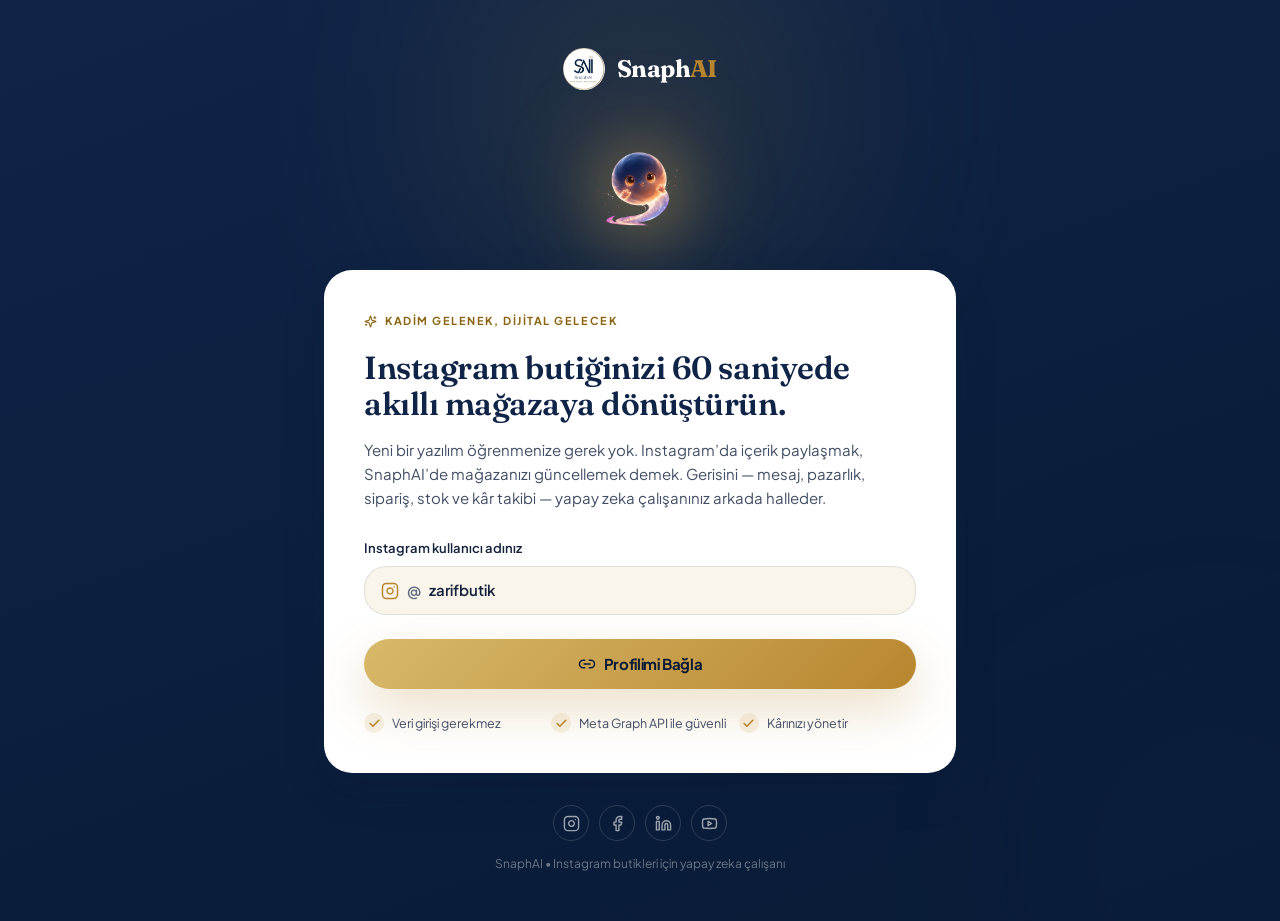
<file: app/index.html>
<!DOCTYPE html>
<html lang="tr">
  <head>
    <meta charset="UTF-8" />
    <link rel="icon" href="/app/logo.png" type="image/png" />
    <meta name="viewport" content="width=device-width, initial-scale=1.0" />
    <meta name="theme-color" content="#0F2447" />
    <title>SnaphAI Panel — Yapay Zeka Çalışanınız</title>
    <meta
      name="description"
      content="SnaphAI ürün paneli: Instagram butiğinizi otonom yapay zeka çalışanıyla yönetin. Sipariş, stok, sesli rapor ve müşteri pazarlığı tek panelde."
    />
    <link rel="preconnect" href="https://fonts.googleapis.com" />
    <link rel="preconnect" href="https://fonts.gstatic.com" crossorigin />
    <link
      href="https://fonts.googleapis.com/css2?family=Fraunces:ital,opsz,wght@0,9..144,400;0,9..144,500;0,9..144,600;0,9..144,700;0,9..144,800;1,9..144,500&family=Plus+Jakarta+Sans:wght@400;500;600;700;800&display=swap"
      rel="stylesheet"
    />
    <script type="module" crossorigin src="/app/assets/index-C_rP1nfb.js"></script>
    <link rel="stylesheet" crossorigin href="/app/assets/index-CwedHwNl.css">
  </head>
  <body>
    <div id="root"></div>
  </body>
</html>
</file>
<file: styles.css>
/* =========================================================
   SnaphAI — Landing Styles
   Palette: Deep Navy + Guild Gold + Ivory/Cream
   Type: Fraunces (display serif) + Plus Jakarta Sans (body)
   ========================================================= */

:root {
  /* colour */
  --navy-900: #081a35;
  --navy-800: #0c2140;
  --navy-700: #0f2447;
  --navy-600: #14315c;
  --gold-600: #b8862f;
  --gold-500: #c9a24b;
  --gold-400: #d8b96a;
  --gold-300: #e7d3a1;
  --gold-text: #8a6410;   /* AA-safe gold for small text on light bg */
  --cream: #f2e9d5;
  --cream-2: #faf5ea;
  --ivory: #fdfbf6;
  --ink: #15223b;
  --ink-soft: #414d64;
  --muted: #5f6a80;       /* AA-safe muted on light bg */
  --muted-dark: #8194b5;  /* AA-safe muted on navy bg */
  --line: rgba(15, 36, 71, 0.10);
  --line-gold: rgba(201, 162, 75, 0.35);
  --white: #ffffff;

  /* type */
  --serif: "Fraunces", Georgia, "Times New Roman", serif;
  --sans: "Plus Jakarta Sans", system-ui, -apple-system, "Segoe UI", Roboto, sans-serif;

  /* geometry */
  --radius: 18px;
  --radius-lg: 28px;
  --shadow-sm: 0 4px 18px rgba(8, 26, 53, 0.08);
  --shadow-md: 0 18px 45px rgba(8, 26, 53, 0.12);
  --shadow-gold: 0 20px 50px rgba(184, 134, 47, 0.28);
  --container: 1180px;
  --nav-h: 74px;

  --ease: cubic-bezier(0.22, 0.61, 0.36, 1);
}

/* ---------- reset-ish ---------- */
*, *::before, *::after { box-sizing: border-box; }
html { scroll-behavior: smooth; scroll-padding-top: calc(var(--nav-h) + 16px); -webkit-text-size-adjust: 100%; }
body {
  margin: 0;
  font-family: var(--sans);
  color: var(--ink);
  background: var(--ivory);
  font-size: 17px;
  line-height: 1.65;
  -webkit-font-smoothing: antialiased;
  text-rendering: optimizeLegibility;
  overflow-x: hidden;
}
img, svg { max-width: 100%; display: block; }
a { color: inherit; text-decoration: none; }
h1, h2, h3, h4 { margin: 0; font-family: var(--serif); font-weight: 600; line-height: 1.1; letter-spacing: -0.015em; }
p { margin: 0; }
ul { margin: 0; padding: 0; list-style: none; }
button { font-family: inherit; cursor: pointer; border: none; background: none; }
main:focus { outline: none; }

/* visible keyboard focus for a11y (mouse clicks stay clean) */
:focus-visible { outline: 2px solid var(--gold-500); outline-offset: 3px; border-radius: 6px; }
.btn:focus-visible, .billing-toggle__btn:focus-visible { outline-offset: -3px; }
.philo :focus-visible, .footer :focus-visible, .plan--featured :focus-visible { outline-color: var(--gold-300); }

.container { width: 100%; max-width: var(--container); margin: 0 auto; padding: 0 24px; }
.section { padding: clamp(72px, 10vw, 128px) 0; }
.section--cream { background: var(--cream-2); box-shadow: inset 0 1px 0 var(--line), inset 0 -1px 0 var(--line); }
.txt-gold { color: var(--gold-text); }
.sr-only, .skip-link {
  position: absolute; width: 1px; height: 1px; padding: 0; margin: -1px;
  overflow: hidden; clip: rect(0 0 0 0); white-space: nowrap; border: 0;
}
.skip-link:focus {
  position: fixed; top: 12px; left: 12px; width: auto; height: auto; clip: auto;
  background: var(--navy-700); color: #fff; padding: 10px 16px; border-radius: 10px; z-index: 200;
}

/* ---------- buttons ---------- */
.btn {
  display: inline-flex; align-items: center; justify-content: center; gap: 9px;
  font-family: var(--sans); font-weight: 700; font-size: 15px; letter-spacing: .01em;
  padding: 13px 24px; border-radius: 999px; transition: transform .25s var(--ease), box-shadow .25s var(--ease), background .25s, color .25s;
  white-space: nowrap;
}
.btn--lg { padding: 16px 30px; font-size: 16px; }
.btn--block { width: 100%; }
.btn--gold { background: linear-gradient(135deg, var(--gold-400), var(--gold-600)); color: #2a1e05; box-shadow: var(--shadow-gold); }
.btn--gold:hover { transform: translateY(-2px); box-shadow: 0 26px 60px rgba(184, 134, 47, 0.4); }
.btn--dark { background: var(--navy-700); color: #fff; }
.btn--dark:hover { background: var(--navy-600); transform: translateY(-2px); }
.btn--outline { border: 1.6px solid var(--navy-700); color: var(--navy-700); background: transparent; }
.btn--outline:hover { background: var(--navy-700); color: #fff; transform: translateY(-2px); }
.btn--ghost { color: var(--navy-700); padding: 10px 16px; }
.btn--ghost:hover { color: var(--gold-text); }
.play-ico { font-size: 11px; }

/* =========================================================
   NAV (dark-first over hero, light on scroll)
   ========================================================= */
.nav {
  position: fixed; inset: 0 0 auto 0; z-index: 100;
  background: transparent;
  border-bottom: 1px solid transparent;
  transition: background .3s, border-color .3s, box-shadow .3s;
}
.nav__inner { display: flex; align-items: center; justify-content: space-between; gap: 20px; height: var(--nav-h); }

.brand { display: inline-flex; align-items: center; gap: 11px; color: var(--navy-700); min-width: 0; }
.brand__mark { width: 40px; height: 40px; color: var(--gold-500); flex: none; position: relative; overflow: hidden; border-radius: 50%; }
/* SVG amblem varsayılan (JS'siz de her zaman görünür); gerçek logo.png yüklenince JS onu gösterir.
   logo.png'de çemberin etrafında ~%18 beyaz boşluk var; scale ile kırpıp çerçeveye tam oturtuyoruz. */
.brand__png { width: 100%; height: 100%; object-fit: contain; display: none; transform: scale(1.55); }
.brand__svg { display: block; width: 100%; height: 100%; }
.brand__mark .mark-ring { stroke: var(--gold-500); }
.brand__mark .mark-s { stroke: var(--navy-700); }
.brand__mark .mark-pin { stroke: var(--gold-500); }
.brand__mark .mark-dot { fill: var(--gold-500); }
.brand__word { font-family: var(--serif); font-weight: 700; font-size: 24px; letter-spacing: -0.02em; color: var(--navy-700); }
.brand__ai { color: var(--gold-600); }

.nav__links { display: flex; align-items: center; gap: 30px; }
.nav__links a { font-size: 15px; font-weight: 600; color: var(--ink-soft); position: relative; transition: color .2s; }
.nav__links a::after {
  content: ""; position: absolute; left: 0; bottom: -6px; height: 2px; width: 0;
  background: var(--gold-500); transition: width .25s var(--ease);
}
.nav__links a:hover { color: var(--navy-700); }
.nav__links a:hover::after { width: 100%; }
.nav__cta { display: flex; align-items: center; gap: 10px; }
.nav .btn--ghost { color: var(--navy-700); }
.nav .btn--ghost:hover { color: var(--gold-text); }

/* scrolled state → light glass bar */
.nav.is-scrolled { background: rgba(253, 251, 246, 0.92); backdrop-filter: saturate(160%) blur(14px); border-bottom-color: var(--line); box-shadow: 0 6px 24px rgba(8,26,53,.06); }

.nav__burger { display: none; flex-direction: column; gap: 5px; padding: 8px; }
.nav__burger span { width: 24px; height: 2px; background: var(--navy-700); border-radius: 2px; transition: transform .3s, opacity .3s, background .3s; }
.nav__burger.is-open span:nth-child(1) { transform: translateY(7px) rotate(45deg); }
.nav__burger.is-open span:nth-child(2) { opacity: 0; }
.nav__burger.is-open span:nth-child(3) { transform: translateY(-7px) rotate(-45deg); }

.mobile-menu {
  position: absolute; top: 100%; left: 0; right: 0;
  flex-direction: column; gap: 4px; padding: 16px 24px 26px;
  background: var(--ivory); border-bottom: 1px solid var(--line);
  box-shadow: 0 22px 44px rgba(8, 26, 53, 0.16);
}
.mobile-menu[hidden] { display: none; }
.mobile-menu:not([hidden]) { display: flex; }
.mobile-menu a { padding: 12px 4px; font-weight: 600; color: var(--ink); border-bottom: 1px solid var(--line); }
.mobile-menu a:last-child { border: none; margin-top: 10px; }
.mobile-menu .btn { color: #2a1e05; }

/* =========================================================
   HERO
   ========================================================= */
.hero {
  position: relative; padding-top: calc(var(--nav-h) + clamp(40px, 7vw, 90px));
  padding-bottom: clamp(60px, 8vw, 110px);
  background:
    radial-gradient(900px 520px at 84% -6%, rgba(216,185,106,.30), transparent 60%),
    radial-gradient(720px 520px at 2% 16%, rgba(201,162,75,.12), transparent 55%),
    linear-gradient(180deg, #fffdf8 0%, #f5edda 100%);
  color: var(--ink); overflow: hidden;
}
.hero__glow {
  position: absolute; width: 620px; height: 620px; right: -140px; top: -80px;
  background: radial-gradient(circle, rgba(216,185,106,.30), rgba(201,162,75,0) 68%);
  filter: blur(12px); pointer-events: none;
}
.hero::after {
  content: ""; position: absolute; inset: 0; pointer-events: none; opacity: .6;
  background-image: radial-gradient(rgba(184,134,47,.10) 1px, transparent 1.4px);
  background-size: 26px 26px; mask-image: linear-gradient(to bottom, #000 0%, transparent 72%);
}
.hero__grid {
  position: relative; z-index: 2; display: grid; grid-template-columns: 1.05fr 0.95fr;
  gap: clamp(30px, 5vw, 70px); align-items: center;
}

.eyebrow {
  display: inline-flex; align-items: center; gap: 9px; font-size: 12.5px; font-weight: 700;
  letter-spacing: .18em; color: var(--gold-text);
  padding: 7px 15px; border: 1px solid var(--line-gold); border-radius: 999px;
  background: rgba(201,162,75,.1);
}
.eyebrow__dot { width: 7px; height: 7px; border-radius: 50%; background: var(--gold-500); box-shadow: 0 0 0 4px rgba(201,162,75,.2); }

.hero__title { font-size: clamp(2.4rem, 5.4vw, 4.1rem); font-weight: 600; margin: 22px 0 20px; color: var(--navy-800); letter-spacing: -0.025em; }
.hero .txt-gold { color: var(--gold-text); }
.hero__lede { font-size: clamp(1.02rem, 1.5vw, 1.18rem); color: var(--ink-soft); max-width: 33em; }
.hero__lede strong { color: var(--navy-800); font-weight: 700; }
.hero__actions { display: flex; flex-wrap: wrap; gap: 14px; margin: 30px 0 24px; }
.hero .btn--outline { border-color: var(--navy-700); color: var(--navy-700); }
.hero .btn--outline:hover { background: var(--navy-700); border-color: var(--navy-700); color: #fff; }

.hero__ticks { display: flex; flex-wrap: wrap; gap: 8px 22px; color: var(--ink-soft); font-size: 14.5px; font-weight: 500; }
.hero__ticks li { display: flex; align-items: center; gap: 8px; }
.hero__ticks li::before { content: "✓"; color: var(--gold-400); font-weight: 800; }

/* ----- phone mockup ----- */
.hero__visual { position: relative; display: flex; justify-content: center; }
.phone {
  position: relative; width: min(320px, 82vw); background: #0a1830;
  border: 1px solid rgba(201,162,75,.25); border-radius: 40px; padding: 12px;
  box-shadow: 0 40px 80px rgba(0,0,0,.5), inset 0 0 0 1px rgba(255,255,255,.03);
}
.phone__notch { position: absolute; top: 18px; left: 50%; transform: translateX(-50%); width: 110px; height: 24px; background: #060f1f; border-radius: 0 0 16px 16px; z-index: 3; }
.phone__screen { background: linear-gradient(180deg, #0e1f3b, #0a1730); border-radius: 30px; overflow: hidden; }

.dm-head { display: flex; align-items: center; gap: 11px; padding: 30px 16px 14px; border-bottom: 1px solid rgba(255,255,255,.06); }
.dm-avatar { width: 40px; height: 40px; border-radius: 50%; flex: none; display: grid; place-items: center; font-weight: 800; font-size: 14px; color: #2a1e05; background: linear-gradient(135deg, var(--gold-300), var(--gold-600)); }
.dm-head__meta strong { display: block; color: #fff; font-family: var(--sans); font-size: 15px; }
.dm-head__meta span { font-size: 11.5px; color: #9db2d6; display: flex; align-items: center; gap: 6px; }
.dot-live { width: 7px; height: 7px; border-radius: 50%; background: #35d07f; box-shadow: 0 0 0 3px rgba(53,208,127,.2); display: inline-block; }

.dm-body { padding: 16px 14px; display: flex; flex-direction: column; gap: 12px; }
.bubble { max-width: 82%; padding: 11px 13px; border-radius: 16px; font-size: 13.5px; line-height: 1.5; position: relative; }
.bubble p { margin: 0; }
.bubble--in { align-self: flex-start; background: #16294a; color: #dbe6fb; border-bottom-left-radius: 5px; }
.bubble--out { align-self: flex-end; background: linear-gradient(135deg, #1c3b6b, #16305a); color: #eaf1ff; border-bottom-right-radius: 5px; }
.bubble__cap { display: block; margin-top: 6px; font-size: 10.5px; color: #93a6c8; letter-spacing: .02em; }
.bubble--pay { display: flex; align-items: center; gap: 8px; background: rgba(201,162,75,.14); color: var(--gold-300); border: 1px solid var(--line-gold); font-weight: 600; }
.pay-ico { font-size: 13px; }

.voice { display: flex; align-items: center; gap: 9px; }
.voice__play { width: 26px; height: 26px; border-radius: 50%; background: rgba(255,255,255,.12); display: grid; place-items: center; font-size: 9px; color: #fff; flex: none; }
.voice--gold .voice__play { background: var(--gold-500); color: #2a1e05; }
.voice__time { font-size: 11px; color: #a6badd; }
.wave { display: flex; align-items: center; gap: 3px; height: 22px; }
.wave i { width: 3px; border-radius: 3px; background: #7d97c6; animation: wave 1.1s ease-in-out infinite; }
.voice--gold .wave i { background: var(--gold-400); }
.wave i:nth-child(odd) { height: 60%; } .wave i:nth-child(even) { height: 95%; }
.wave i:nth-child(3n) { height: 40%; } .wave i:nth-child(4n) { height: 80%; }
.wave i:nth-child(1){animation-delay:0s}.wave i:nth-child(2){animation-delay:.1s}.wave i:nth-child(3){animation-delay:.2s}.wave i:nth-child(4){animation-delay:.3s}.wave i:nth-child(5){animation-delay:.4s}.wave i:nth-child(6){animation-delay:.5s}.wave i:nth-child(7){animation-delay:.6s}.wave i:nth-child(8){animation-delay:.7s}.wave i:nth-child(9){animation-delay:.8s}.wave i:nth-child(10){animation-delay:.9s}.wave i:nth-child(11){animation-delay:1s}.wave i:nth-child(12){animation-delay:1.1s}
@keyframes wave { 0%,100%{transform:scaleY(.5)} 50%{transform:scaleY(1)} }

.product-card { display: flex; gap: 11px; padding: 9px; background: #0f2647; border: 1px solid rgba(255,255,255,.07); border-radius: 14px; align-self: stretch; }
.product-card__img { width: 58px; height: 58px; border-radius: 10px; flex: none; background: linear-gradient(135deg, #2e4d7f, #16305a); position: relative; }
.product-card__img::after { content: "👗"; position: absolute; inset: 0; display: grid; place-items: center; font-size: 24px; }
.product-card__img--bag::after { content: "👜"; }
.product-card__info { display: flex; flex-direction: column; gap: 2px; justify-content: center; }
.product-card__info strong { color: #fff; font-size: 13px; font-family: var(--sans); }
.product-card__price { color: var(--gold-300); font-weight: 700; font-size: 13.5px; }
.product-card__price s { color: #93a6c8; font-weight: 500; font-size: 11.5px; margin-left: 4px; }
.product-card__tag { font-size: 10.5px; color: #a6badd; }

.dm-foot { text-align: center; padding: 10px; font-size: 11px; color: var(--gold-300); background: rgba(201,162,75,.07); border-top: 1px solid rgba(201,162,75,.14); }

/* ----- phone: kaydırılabilir senaryolar ----- */
.dm-track { display: flex; overflow-x: auto; scroll-snap-type: x mandatory; scroll-behavior: smooth; -webkit-overflow-scrolling: touch; scrollbar-width: none; overscroll-behavior-x: contain; }
.dm-track::-webkit-scrollbar { display: none; }
.dm-slide { flex: 0 0 100%; scroll-snap-align: start; }
.dm-dots { display: flex; justify-content: center; gap: 6px; padding: 8px 0 4px; }
.dm-dots i { width: 6px; height: 6px; border-radius: 50%; background: rgba(255,255,255,.28); transition: width .3s var(--ease), background .3s; cursor: pointer; }
.dm-dots i.is-active { width: 18px; border-radius: 3px; background: var(--gold-400); }

/* günlük rapor kartı */
.report-card { background: #0f2647; border: 1px solid rgba(255,255,255,.08); border-radius: 14px; padding: 10px 12px; display: grid; gap: 8px; align-self: stretch; }
.report-row { display: flex; align-items: center; justify-content: space-between; font-size: 12.5px; color: #a6badd; }
.report-row strong { color: #fff; font-family: var(--serif); font-size: 15px; font-weight: 700; }
.report-row .report-warn { color: var(--gold-300); }

.float-badge {
  position: absolute; background: rgba(253,251,246,.96); color: var(--navy-700);
  font-weight: 700; font-size: 13px; padding: 10px 15px; border-radius: 14px;
  box-shadow: var(--shadow-md); border: 1px solid var(--line-gold);
}
.float-badge--1 { top: 18%; left: -8%; animation: floaty 4s ease-in-out infinite; }
.float-badge--2 { bottom: 12%; right: -6%; animation: floaty 4.6s ease-in-out infinite .6s; }
@keyframes floaty { 0%,100%{transform:translateY(0)} 50%{transform:translateY(-11px)} }

/* ----- mascot (Lumi) ----- */
.mascot { pointer-events: none; user-select: none; display: block; }
/* video maskot: MP4 saydam olmadığı için dairesel "orb" içinde gösterilir (arka plandan bağımsız temiz durur) */
.mascot__media { display: block; width: 100%; aspect-ratio: 1 / 1; object-fit: cover; object-position: center 42%; border-radius: 50%; background: #0c2140; }
.js .mascot__media { opacity: 0; }                        /* JS yoksa görünür kalır */
/* ekrana gelince: zıplayarak belir (bounce pop) + sürekli nabız gibi parla.
   opacity:1 dinlenme durumunu garantiler (animasyon çalışmasa bile Lumi görünür kalır). */
.js .mascot.is-in .mascot__media { opacity: 1; animation: mascotEnter 1.1s cubic-bezier(.2,.85,.3,1.18) both, mascotGlow 3.6s ease-in-out 1.15s infinite; }

.mascot--hero { position: absolute; width: clamp(112px, 16vw, 176px); top: -48px; left: -36px; z-index: 6; }
.mascot--hero .mascot__media { filter: drop-shadow(0 16px 34px rgba(201,162,75,.45)); }
.mascot--hero.is-in { animation: floaty 5.5s ease-in-out 1.1s infinite; }   /* girişten sonra süzül */

.mascot--cta { width: clamp(88px, 12vw, 124px); margin: 0 auto 4px; }
.mascot--cta .mascot__media { filter: drop-shadow(0 14px 30px rgba(216,185,106,.5)); }
.mascot--cta.is-in { animation: floaty 5s ease-in-out 1s infinite; }

/* SSS bölümünde Lumi: "Merak edilenler" başlığının etrafında elips (yörünge) çizer */
.faq .section-head { position: relative; display: inline-block; }
.mascot--faq {
  position: absolute; top: 50%; left: 50%; z-index: 3;
  width: clamp(72px, 7vw, 92px);
  transform: translate(calc(-50% + 150px), -50%);   /* animasyon yoksa başlığın sağında park eder */
}
.mascot--faq .mascot__media { filter: drop-shadow(0 12px 28px rgba(201,162,75,.45)); }
.mascot--faq.is-in { animation: mascotOrbit 13s linear .4s infinite; }
/* elips: yatay yarıçap 150px, dikey yarıçap 72px — başlık merkezinin çevresinde döner */
@keyframes mascotOrbit {
  0%     { transform: translate(calc(-50% + 150px),   calc(-50% + 0px)); }
  8.33%  { transform: translate(calc(-50% + 129.9px), calc(-50% + 36px)); }
  16.66% { transform: translate(calc(-50% + 75px),    calc(-50% + 62.4px)); }
  25%    { transform: translate(calc(-50% + 0px),     calc(-50% + 72px)); }
  33.33% { transform: translate(calc(-50% - 75px),    calc(-50% + 62.4px)); }
  41.66% { transform: translate(calc(-50% - 129.9px), calc(-50% + 36px)); }
  50%    { transform: translate(calc(-50% - 150px),   calc(-50% + 0px)); }
  58.33% { transform: translate(calc(-50% - 129.9px), calc(-50% - 36px)); }
  66.66% { transform: translate(calc(-50% - 75px),    calc(-50% - 62.4px)); }
  75%    { transform: translate(calc(-50% + 0px),     calc(-50% - 72px)); }
  83.33% { transform: translate(calc(-50% + 75px),    calc(-50% - 62.4px)); }
  91.66% { transform: translate(calc(-50% + 129.9px), calc(-50% - 36px)); }
  100%   { transform: translate(calc(-50% + 150px),   calc(-50% + 0px)); }
}

@keyframes mascotEnter {
  0%   { opacity: 0; transform: translateY(26px) scale(.4) rotate(-10deg); }
  55%  { opacity: 1; transform: translateY(-8px) scale(1.08) rotate(3deg); }
  78%  { transform: translateY(3px) scale(.98) rotate(-1deg); }
  100% { opacity: 1; transform: translateY(0) scale(1) rotate(0); }
}
@keyframes mascotGlow {
  0%, 100% { filter: drop-shadow(0 16px 34px rgba(201,162,75,.42)); }
  50%      { filter: drop-shadow(0 18px 44px rgba(216,185,106,.72)); }
}

/* =========================================================
   STATS
   ========================================================= */
.stats { background: var(--white); border-bottom: 1px solid var(--line); padding: clamp(44px, 6vw, 66px) 0 clamp(30px,4vw,44px); }
.stats__grid { display: grid; grid-template-columns: repeat(4, 1fr); gap: 24px; }
.stat { text-align: center; padding: 10px; border-right: 1px solid var(--line); }
.stat:last-child { border-right: none; }
.stat__num { display: block; font-family: var(--serif); font-weight: 700; font-size: clamp(2.1rem, 4vw, 3rem); color: var(--navy-700); line-height: 1; }
.stat__num::after { content: ""; display: block; width: 34px; height: 3px; margin: 12px auto 0; border-radius: 3px; background: linear-gradient(90deg, var(--gold-300), var(--gold-600)); }
.stat__label { display: block; margin-top: 12px; font-size: 14px; color: var(--ink-soft); }
.stats__note { color: var(--muted); font-size: 12.5px; margin-top: 18px; text-align: center; }

/* =========================================================
   SECTION HEADINGS
   ========================================================= */
.section-head { max-width: 720px; margin: 0 auto clamp(40px, 5vw, 64px); text-align: center; }
.section-head--left { margin-left: 0; text-align: left; }
.kicker { display: inline-block; font-size: 12.5px; font-weight: 800; letter-spacing: .2em; color: var(--gold-text); margin-bottom: 14px; }
.kicker--gold { color: var(--gold-400); }
.section-title { font-size: clamp(1.9rem, 3.8vw, 3rem); color: var(--navy-800); }
.section-sub { margin-top: 16px; font-size: 1.08rem; color: var(--ink-soft); }

/* =========================================================
   ICONS (feature + problem)
   ========================================================= */
.feature__icon, .pcard__ico {
  width: 60px; height: 60px; border-radius: 16px; display: grid; place-items: center;
  margin-bottom: 18px;
}
.feature__icon { background: linear-gradient(135deg, #14315c, #0f2447); box-shadow: var(--shadow-sm); }
.feature__icon svg { width: 30px; height: 30px; color: var(--gold-400); }
.pcard__ico { width: 52px; height: 52px; background: rgba(201,162,75,.12); border: 1px solid var(--line-gold); }
.pcard__ico svg { width: 26px; height: 26px; color: var(--gold-text); }

/* =========================================================
   PROBLEM
   ========================================================= */
.problem__grid { display: grid; grid-template-columns: repeat(4, 1fr); gap: 20px; }
.pcard {
  background: var(--white); border: 1px solid var(--line); border-radius: var(--radius);
  padding: 26px 22px; box-shadow: var(--shadow-sm); transition: transform .3s var(--ease), box-shadow .3s;
}
.pcard:hover { transform: translateY(-6px); box-shadow: var(--shadow-md); }
.pcard h3 { font-size: 1.18rem; color: var(--navy-800); margin-bottom: 8px; }
.pcard p { font-size: 14.5px; color: var(--ink-soft); }

/* =========================================================
   HOW / STEPS
   ========================================================= */
.steps { display: grid; grid-template-columns: repeat(4, 1fr); gap: 22px; }
.step { position: relative; padding: 30px 24px; background: var(--white); border: 1px solid var(--line); border-radius: var(--radius); box-shadow: var(--shadow-sm); }
.step__no { font-family: var(--serif); font-weight: 700; font-size: 2.4rem; color: var(--gold-400); display: block; margin-bottom: 12px; }
.step__body h3 { font-size: 1.3rem; color: var(--navy-800); margin-bottom: 8px; }
.step__body p { font-size: 14.5px; color: var(--ink-soft); }
.step::after { content: "→"; position: absolute; right: -18px; top: 50%; transform: translateY(-50%); color: var(--gold-400); font-weight: 800; font-size: 20px; z-index: 2; }
.step:last-child::after { display: none; }

/* =========================================================
   FEATURES
   ========================================================= */
.features__grid { display: grid; grid-template-columns: repeat(2, 1fr); gap: 22px; }
.feature {
  position: relative; padding: 34px 30px; border-radius: var(--radius-lg);
  background: linear-gradient(180deg, var(--white), #fbf8f1);
  border: 1px solid var(--line); box-shadow: var(--shadow-sm);
  transition: transform .3s var(--ease), box-shadow .3s, border-color .3s; overflow: hidden;
}
.feature::before {
  content: ""; position: absolute; inset: 0 0 auto 0; height: 3px;
  background: linear-gradient(90deg, var(--gold-300), var(--gold-600));
  transform: scaleX(0); transform-origin: left; transition: transform .4s var(--ease);
}
.feature:hover { transform: translateY(-6px); box-shadow: var(--shadow-md); border-color: var(--line-gold); }
.feature:hover::before { transform: scaleX(1); }
.feature--wide { grid-column: 1 / -1; }
.feature__badge { position: absolute; top: 26px; right: 30px; font-family: var(--serif); font-weight: 700; font-size: 1.1rem; color: rgba(184,134,47,.5); }
.feature h3 { font-size: 1.42rem; color: var(--navy-800); margin-bottom: 10px; }
.feature p { color: var(--ink-soft); font-size: 15.5px; max-width: 60ch; }
.feature__list { margin-top: 16px; display: grid; gap: 8px; }
.feature__list li { position: relative; padding-left: 26px; font-size: 14.5px; color: var(--ink); font-weight: 500; }
.feature__list li::before { content: "✓"; position: absolute; left: 0; color: var(--gold-text); font-weight: 800; }

/* =========================================================
   PHILOSOPHY
   ========================================================= */
.philo { position: relative; background: linear-gradient(160deg, var(--navy-800), var(--navy-900)); color: #e7eefb; overflow: hidden; }
.philo__pattern {
  position: absolute; inset: 0; opacity: .5; pointer-events: none;
  background-image:
    linear-gradient(45deg, rgba(201,162,75,.05) 25%, transparent 25%, transparent 75%, rgba(201,162,75,.05) 75%),
    linear-gradient(45deg, rgba(201,162,75,.05) 25%, transparent 25%, transparent 75%, rgba(201,162,75,.05) 75%);
  background-size: 44px 44px; background-position: 0 0, 22px 22px;
  mask-image: radial-gradient(circle at 78% 30%, #000, transparent 70%);
}
.philo__inner { position: relative; z-index: 2; display: grid; grid-template-columns: 1fr 1fr; gap: clamp(30px, 5vw, 70px); align-items: center; }
.philo__title { font-size: clamp(1.9rem, 3.6vw, 3rem); color: #fff; }
.philo__text p { color: #c2cfe4; margin-bottom: 16px; font-size: 1.08rem; }
.philo__text strong { color: #fff; }
.philo__text em { color: var(--gold-300); font-style: italic; }
.philo__text .txt-gold { color: var(--gold-300); }
.philo__quote { margin: 26px 0 0; padding: 18px 24px; border-left: 3px solid var(--gold-500); font-family: var(--serif); font-style: italic; font-size: 1.5rem; color: var(--gold-300); font-weight: 500; }

/* =========================================================
   TRUST / FOUNDING COHORT
   ========================================================= */
.trust { background: var(--ivory); }
.trust__inner {
  display: grid; grid-template-columns: 1.5fr 1fr; gap: clamp(28px, 4vw, 54px); align-items: center;
  background: var(--white); border: 1px solid var(--line-gold); border-radius: var(--radius-lg);
  padding: clamp(28px, 4vw, 46px); box-shadow: var(--shadow-md);
}
.trust__title { font-size: clamp(1.6rem, 3vw, 2.3rem); color: var(--navy-800); margin: 10px 0 12px; }
.trust__offer p { color: var(--ink-soft); margin-bottom: 22px; max-width: 46ch; }
.trust__tech { border-left: 1px solid var(--line); padding-left: clamp(0px, 3vw, 40px); }
.trust__tech-label { display: block; font-size: 12px; font-weight: 800; letter-spacing: .16em; text-transform: uppercase; color: var(--muted); margin-bottom: 16px; }
.trust__badges { display: flex; flex-wrap: wrap; gap: 10px; }
.trust__badges li { font-size: 13.5px; font-weight: 600; color: var(--navy-700); padding: 8px 14px; border: 1px solid var(--line-gold); border-radius: 999px; background: rgba(201,162,75,.06); }

/* =========================================================
   PRICING
   ========================================================= */
.billing-toggle {
  display: flex; width: fit-content; margin: 0 auto clamp(36px, 4vw, 50px); padding: 5px;
  background: var(--white); border: 1px solid var(--line); border-radius: 999px; box-shadow: var(--shadow-sm); gap: 4px;
}
.billing-toggle__btn { display: inline-flex; align-items: center; gap: 8px; padding: 10px 22px; border-radius: 999px; font-weight: 700; font-size: 14.5px; color: var(--ink-soft); transition: background .25s, color .25s; }
.billing-toggle__btn.is-active { background: var(--navy-700); color: #fff; }
.save-pill { font-size: 11px; font-weight: 800; padding: 3px 8px; border-radius: 999px; background: var(--gold-400); color: #2a1e05; }

.plans { display: grid; grid-template-columns: repeat(3, 1fr); gap: 22px; align-items: start; }
.plan { position: relative; background: var(--white); border: 1px solid var(--line); border-radius: var(--radius-lg); padding: 34px 28px; box-shadow: var(--shadow-sm); transition: transform .3s var(--ease), box-shadow .3s; display: flex; flex-direction: column; }
.plan:hover { transform: translateY(-6px); box-shadow: var(--shadow-md); }
.plan--featured { background: linear-gradient(180deg, var(--navy-700), var(--navy-800)); color: #eaf0fb; border-color: var(--gold-500); box-shadow: 0 30px 70px rgba(8,26,53,.28); transform: translateY(-10px); }
.plan--featured:hover { transform: translateY(-16px); }
.plan__ribbon { position: absolute; top: 0; left: 50%; transform: translate(-50%, -50%); background: linear-gradient(135deg, var(--gold-400), var(--gold-600)); color: #2a1e05; font-size: 11.5px; font-weight: 800; letter-spacing: .12em; padding: 7px 18px; border-radius: 999px; box-shadow: var(--shadow-gold); }
.plan__rank { font-size: 12.5px; font-weight: 800; letter-spacing: .22em; color: var(--gold-text); }
.plan--featured .plan__rank { color: var(--gold-300); }
.plan__name { font-size: 1.28rem; margin-top: 6px; color: var(--navy-800); }
.plan--featured .plan__name { color: #fff; }
.plan__head { margin-bottom: 18px; }

.plan__price { display: flex; align-items: baseline; flex-wrap: wrap; gap: 3px; margin-bottom: 4px; min-height: 3.4rem; }
.plan__price--custom { align-items: center; }
.plan__cur { font-family: var(--serif); font-weight: 600; font-size: 1.5rem; color: var(--navy-800); }
.plan--featured .plan__cur { color: var(--gold-300); }
.plan__amount { font-family: var(--serif); font-weight: 700; font-size: 3.1rem; color: var(--navy-800); line-height: 1; letter-spacing: -0.02em; }
.plan--featured .plan__amount { color: #fff; }
.plan__amount--custom { font-size: 2.2rem; }
.plan__per { font-size: 1rem; color: var(--muted); font-weight: 600; }
.plan--featured .plan__per { color: #b6c4de; }
.plan__was { font-size: 1rem; color: var(--muted); text-decoration: line-through; margin-left: 8px; align-self: center; }
.plan--featured .plan__was { color: #93a6c8; }
.plan__was[hidden] { display: none; }
.plan__billnote { font-size: 13px; color: var(--gold-text); font-weight: 600; margin-bottom: 22px; min-height: 1.2em; }
.plan--featured .plan__billnote { color: var(--gold-300); }

.plan .btn { margin-bottom: 24px; }
.plan--featured .btn--gold { color: #2a1e05; }

.plan__feats { display: grid; gap: 12px; }
.plan__feats li { position: relative; padding-left: 28px; font-size: 14.5px; color: var(--ink); line-height: 1.5; }
.plan--featured .plan__feats li { color: #d3ddef; }
.plan__feats li::before { content: "✓"; position: absolute; left: 0; top: 0; width: 19px; height: 19px; border-radius: 50%; background: rgba(201,162,75,.16); color: var(--gold-text); font-size: 11px; font-weight: 800; display: grid; place-items: center; }
.plan--featured .plan__feats li::before { background: rgba(216,185,106,.22); color: var(--gold-300); }
.plan__feats li strong { font-weight: 700; }
.feat-hint { color: var(--muted); font-weight: 500; font-size: 13px; }
.plan--featured .feat-hint { color: #b6c4de; }

.pricing__foot { text-align: center; margin-top: 34px; color: var(--ink-soft); font-size: 14.5px; }

/* =========================================================
   FAQ
   ========================================================= */
.faq { position: relative; overflow: hidden; }
.faq__inner { position: relative; z-index: 2; display: grid; grid-template-columns: 0.85fr 1.15fr; gap: clamp(30px, 5vw, 60px); align-items: start; }
.faq__list { display: grid; gap: 12px; }
.qa { background: var(--white); border: 1px solid var(--line); border-radius: var(--radius); padding: 4px 22px; box-shadow: var(--shadow-sm); transition: border-color .25s; }
.qa[open] { border-color: var(--line-gold); }
.qa summary { list-style: none; cursor: pointer; padding: 18px 30px 18px 0; position: relative; font-family: var(--serif); font-weight: 600; font-size: 1.14rem; color: var(--navy-800); }
.qa summary::-webkit-details-marker { display: none; }
.qa summary::after { content: "+"; position: absolute; right: 0; top: 50%; transform: translateY(-50%); font-family: var(--sans); font-weight: 400; font-size: 1.7rem; color: var(--gold-text); transition: transform .3s; }
.qa[open] summary::after { content: "–"; }
.qa p { padding: 0 0 20px; color: var(--ink-soft); font-size: 15px; }

/* =========================================================
   CTA BAND
   ========================================================= */
.cta-band { position: relative; padding: clamp(66px, 9vw, 110px) 0; background: radial-gradient(720px 420px at 50% -12%, rgba(216,185,106,.38), transparent 62%), linear-gradient(160deg, #fff8ec 0%, #f2e4c2 100%); color: var(--navy-800); overflow: hidden; text-align: center; border-top: 1px solid var(--line); }
.cta-band__glow { position: absolute; width: 700px; height: 700px; left: 50%; top: 50%; transform: translate(-50%,-50%); background: radial-gradient(circle, rgba(216,185,106,.22), transparent 65%); }
.cta-band__inner { position: relative; z-index: 2; max-width: 640px; margin: 0 auto; }
.cta-band__title { font-size: clamp(2.2rem, 4.6vw, 3.4rem); color: var(--navy-800); }
.cta-band__sub { margin: 16px 0 30px; color: var(--ink-soft); font-size: 1.12rem; }
.cta-form { display: flex; gap: 12px; max-width: 520px; margin: 0 auto; }
.cta-form input { flex: 1; padding: 16px 20px; border-radius: 999px; border: 1px solid var(--line-gold); background: var(--white); color: var(--ink); font-family: var(--sans); font-size: 15px; box-shadow: var(--shadow-sm); }
.cta-form input::placeholder { color: var(--muted); }
.cta-form input:focus { outline: none; border-color: var(--gold-500); box-shadow: 0 0 0 3px rgba(201,162,75,.18); }
.cta-form input:focus-visible { outline: 2px solid var(--gold-600); outline-offset: 2px; }
.cta-form input[aria-invalid="true"] { border-color: #cf6b6b; }
.cta-form__note { margin-top: 16px; color: var(--muted); font-size: 13.5px; }
.cta-form__note.is-success { color: var(--gold-text); font-weight: 600; }

/* =========================================================
   FOOTER
   ========================================================= */
.footer { background: var(--navy-900); color: #b6c4de; padding: clamp(50px,7vw,74px) 0 30px; }
.footer__grid { display: grid; grid-template-columns: 1.6fr 1fr 1fr 1.2fr; gap: 40px; }
.brand--footer { color: #fff; }
.brand--footer .brand__word { color: #fff; }
.brand--footer .brand__mark { width: 46px; height: 46px; }
/* gerçek logo (beyaz zeminli olabilir) koyu footer'da temiz bir rozet gibi dursun */
.brand--footer .brand__png { background: #fff; }
.footer__tag { font-family: var(--serif); font-style: italic; color: var(--gold-300); margin: 14px 0 8px; font-size: 1.05rem; }
.footer__desc { font-size: 14px; color: #93a6c8; max-width: 28em; }
.footer__col h3 { font-family: var(--sans); font-size: 13px; font-weight: 800; letter-spacing: .12em; text-transform: uppercase; color: var(--gold-400); margin-bottom: 16px; }
.footer__col a { display: block; padding: 9px 0; font-size: 14.5px; color: #b6c4de; transition: color .2s; }
.footer__col a:hover { color: #fff; }
.footer__col a[aria-disabled="true"] { color: #6b7d9e; cursor: default; }
.footer__col a[aria-disabled="true"]:hover { color: #6b7d9e; }
.footer__social { display: flex; gap: 12px; margin-top: 12px; flex-wrap: wrap; }
.footer__social a {
  display: inline-flex; align-items: center; justify-content: center; width: 40px; height: 40px;
  border-radius: 50%; border: 1px solid var(--line-gold); color: var(--gold-300);
  transition: background .2s var(--ease), color .2s, border-color .2s, transform .2s;
}
.footer__social a:hover { background: var(--gold-500); color: var(--navy-900); border-color: var(--gold-500); transform: translateY(-2px); }
.footer__social svg { width: 19px; height: 19px; }
.footer__bottom { display: flex; justify-content: space-between; flex-wrap: wrap; gap: 14px; margin-top: 44px; padding-top: 24px; border-top: 1px solid rgba(201,162,75,.14); font-size: 13.5px; color: var(--muted-dark); }
.footer__legal { display: flex; gap: 22px; flex-wrap: wrap; }
.footer__legal a { display: inline-flex; align-items: center; min-height: 36px; }
.footer__legal a:hover { color: var(--gold-300); }

/* =========================================================
   REVEAL ANIMATION
   Uses the independent `translate` property (NOT `transform`) so each component's
   own transform — hover lifts, the raised featured plan — keeps working and composes.
   ========================================================= */
.js .reveal { opacity: 0; translate: 0 26px; transition: opacity .7s var(--ease), translate .7s var(--ease); }
.js .reveal.is-in { opacity: 1; translate: 0 0; }

/* =========================================================
   RESPONSIVE
   ========================================================= */
@media (max-width: 980px) {
  .nav__links, .nav__cta { display: none; }
  .nav__burger { display: flex; }
  .hero__grid { grid-template-columns: 1fr; }
  .hero__visual { margin-top: 20px; }
  .philo__inner { grid-template-columns: 1fr; }
  .trust__inner { grid-template-columns: 1fr; }
  .trust__tech { border-left: none; border-top: 1px solid var(--line); padding-left: 0; padding-top: 26px; }
  .faq__inner { grid-template-columns: 1fr; }
  .mascot--faq { display: none; }
  .features__grid { grid-template-columns: 1fr; }
  .problem__grid { grid-template-columns: repeat(2, 1fr); }
  .steps { grid-template-columns: repeat(2, 1fr); }
  .step::after { display: none; }
  .plans { grid-template-columns: 1fr; max-width: 460px; margin: 0 auto; }
  .plan--featured { transform: none; }
  .plan--featured:hover { transform: translateY(-6px); }
  .footer__grid { grid-template-columns: 1fr 1fr; }
  .footer__brand { grid-column: 1 / -1; }
}

@media (max-width: 620px) {
  body { font-size: 16px; }
  .stats__grid { grid-template-columns: repeat(2, 1fr); gap: 28px 16px; }
  .stat:nth-child(2) { border-right: none; }
  .problem__grid { grid-template-columns: 1fr; }
  .steps { grid-template-columns: 1fr; }
  .cta-form { flex-direction: column; }
  .float-badge--1 { left: 0; top: 8%; }
  .float-badge--2 { right: 0; bottom: 6%; }
  .mascot--hero { top: -26px; left: auto; right: -6px; width: 92px; }
  .footer__grid { grid-template-columns: 1fr; }
  .footer__bottom { flex-direction: column; align-items: flex-start; }
  .section-head { text-align: left; }
}

@media (prefers-reduced-motion: reduce) {
  * { animation: none !important; scroll-behavior: auto !important; }
  .js .reveal { opacity: 1 !important; translate: none !important; transition: none !important; }
  .js .mascot__media { opacity: 1 !important; }
}

/* =========================================================
   SECTORS (Kimler İçin?)
   ========================================================= */
.sectors__grid { display: grid; grid-template-columns: repeat(4, 1fr); gap: 16px; margin-top: 6px; }
.sector {
  display: flex; flex-direction: column; align-items: center; gap: 10px; text-align: center;
  padding: 24px 14px; background: #fff; border: 1px solid var(--line); border-radius: var(--radius);
  font-weight: 600; color: var(--navy-700); font-size: 14.5px;
  transition: transform .2s var(--ease), box-shadow .2s, border-color .2s;
}
.sector:hover { transform: translateY(-4px); box-shadow: var(--shadow-sm); border-color: var(--line-gold); }
.sector__ico { font-size: 30px; line-height: 1; }
.sectors__note { margin-top: 24px; text-align: center; color: var(--muted); font-size: 15px; }

/* =========================================================
   SECURITY & COMPLIANCE
   ========================================================= */
.security__inner { display: grid; grid-template-columns: 1.15fr .85fr; gap: 48px; align-items: center; }
.security__list { margin-top: 24px; display: grid; gap: 18px; }
.security__list li { display: flex; gap: 14px; align-items: flex-start; }
.security__ico { font-size: 22px; flex: none; line-height: 1.3; }
.security__list strong { display: block; color: var(--navy-800); font-size: 16px; }
.security__list p { color: var(--ink-soft); font-size: 14px; margin-top: 3px; }
.security__visual {
  position: relative; display: flex; flex-direction: column; align-items: center; justify-content: center;
  gap: 20px; min-height: 260px;
}
.security__shield {
  width: 130px; height: 130px; display: grid; place-items: center; font-size: 56px; border-radius: 50%;
  background: radial-gradient(circle, rgba(201,162,75,.30), rgba(201,162,75,.05) 65%, transparent 72%);
}
.security__badge {
  background: #fff; border: 1px solid var(--line); border-radius: 999px; padding: 9px 18px;
  font-weight: 700; font-size: 13px; color: var(--navy-700); box-shadow: var(--shadow-md);
}
.security__badge--top { align-self: flex-end; }
.security__badge--bottom { align-self: flex-start; color: var(--gold-text); }

@media (max-width: 860px) { .sectors__grid { grid-template-columns: repeat(2, 1fr); } }
@media (max-width: 780px) {
  .security__inner { grid-template-columns: 1fr; gap: 28px; }
  .security__visual { min-height: auto; flex-direction: row; flex-wrap: wrap; }
  .security__badge--top, .security__badge--bottom { align-self: auto; }
}
</file>
<file: app/assets/index-CwedHwNl.css>
*,:before,:after{--tw-border-spacing-x: 0;--tw-border-spacing-y: 0;--tw-translate-x: 0;--tw-translate-y: 0;--tw-rotate: 0;--tw-skew-x: 0;--tw-skew-y: 0;--tw-scale-x: 1;--tw-scale-y: 1;--tw-pan-x: ;--tw-pan-y: ;--tw-pinch-zoom: ;--tw-scroll-snap-strictness: proximity;--tw-gradient-from-position: ;--tw-gradient-via-position: ;--tw-gradient-to-position: ;--tw-ordinal: ;--tw-slashed-zero: ;--tw-numeric-figure: ;--tw-numeric-spacing: ;--tw-numeric-fraction: ;--tw-ring-inset: ;--tw-ring-offset-width: 0px;--tw-ring-offset-color: #fff;--tw-ring-color: rgb(59 130 246 / .5);--tw-ring-offset-shadow: 0 0 #0000;--tw-ring-shadow: 0 0 #0000;--tw-shadow: 0 0 #0000;--tw-shadow-colored: 0 0 #0000;--tw-blur: ;--tw-brightness: ;--tw-contrast: ;--tw-grayscale: ;--tw-hue-rotate: ;--tw-invert: ;--tw-saturate: ;--tw-sepia: ;--tw-drop-shadow: ;--tw-backdrop-blur: ;--tw-backdrop-brightness: ;--tw-backdrop-contrast: ;--tw-backdrop-grayscale: ;--tw-backdrop-hue-rotate: ;--tw-backdrop-invert: ;--tw-backdrop-opacity: ;--tw-backdrop-saturate: ;--tw-backdrop-sepia: ;--tw-contain-size: ;--tw-contain-layout: ;--tw-contain-paint: ;--tw-contain-style: }::backdrop{--tw-border-spacing-x: 0;--tw-border-spacing-y: 0;--tw-translate-x: 0;--tw-translate-y: 0;--tw-rotate: 0;--tw-skew-x: 0;--tw-skew-y: 0;--tw-scale-x: 1;--tw-scale-y: 1;--tw-pan-x: ;--tw-pan-y: ;--tw-pinch-zoom: ;--tw-scroll-snap-strictness: proximity;--tw-gradient-from-position: ;--tw-gradient-via-position: ;--tw-gradient-to-position: ;--tw-ordinal: ;--tw-slashed-zero: ;--tw-numeric-figure: ;--tw-numeric-spacing: ;--tw-numeric-fraction: ;--tw-ring-inset: ;--tw-ring-offset-width: 0px;--tw-ring-offset-color: #fff;--tw-ring-color: rgb(59 130 246 / .5);--tw-ring-offset-shadow: 0 0 #0000;--tw-ring-shadow: 0 0 #0000;--tw-shadow: 0 0 #0000;--tw-shadow-colored: 0 0 #0000;--tw-blur: ;--tw-brightness: ;--tw-contrast: ;--tw-grayscale: ;--tw-hue-rotate: ;--tw-invert: ;--tw-saturate: ;--tw-sepia: ;--tw-drop-shadow: ;--tw-backdrop-blur: ;--tw-backdrop-brightness: ;--tw-backdrop-contrast: ;--tw-backdrop-grayscale: ;--tw-backdrop-hue-rotate: ;--tw-backdrop-invert: ;--tw-backdrop-opacity: ;--tw-backdrop-saturate: ;--tw-backdrop-sepia: ;--tw-contain-size: ;--tw-contain-layout: ;--tw-contain-paint: ;--tw-contain-style: }*,:before,:after{box-sizing:border-box;border-width:0;border-style:solid;border-color:#e5e7eb}:before,:after{--tw-content: ""}html,:host{line-height:1.5;-webkit-text-size-adjust:100%;-moz-tab-size:4;-o-tab-size:4;tab-size:4;font-family:Plus Jakarta Sans,system-ui,-apple-system,Segoe UI,Roboto,sans-serif;font-feature-settings:normal;font-variation-settings:normal;-webkit-tap-highlight-color:transparent}body{margin:0;line-height:inherit}hr{height:0;color:inherit;border-top-width:1px}abbr:where([title]){-webkit-text-decoration:underline dotted;text-decoration:underline dotted}h1,h2,h3,h4,h5,h6{font-size:inherit;font-weight:inherit}a{color:inherit;text-decoration:inherit}b,strong{font-weight:bolder}code,kbd,samp,pre{font-family:ui-monospace,SFMono-Regular,Menlo,Monaco,Consolas,Liberation Mono,Courier New,monospace;font-feature-settings:normal;font-variation-settings:normal;font-size:1em}small{font-size:80%}sub,sup{font-size:75%;line-height:0;position:relative;vertical-align:baseline}sub{bottom:-.25em}sup{top:-.5em}table{text-indent:0;border-color:inherit;border-collapse:collapse}button,input,optgroup,select,textarea{font-family:inherit;font-feature-settings:inherit;font-variation-settings:inherit;font-size:100%;font-weight:inherit;line-height:inherit;letter-spacing:inherit;color:inherit;margin:0;padding:0}button,select{text-transform:none}button,input:where([type=button]),input:where([type=reset]),input:where([type=submit]){-webkit-appearance:button;background-color:transparent;background-image:none}:-moz-focusring{outline:auto}:-moz-ui-invalid{box-shadow:none}progress{vertical-align:baseline}::-webkit-inner-spin-button,::-webkit-outer-spin-button{height:auto}[type=search]{-webkit-appearance:textfield;outline-offset:-2px}::-webkit-search-decoration{-webkit-appearance:none}::-webkit-file-upload-button{-webkit-appearance:button;font:inherit}summary{display:list-item}blockquote,dl,dd,h1,h2,h3,h4,h5,h6,hr,figure,p,pre{margin:0}fieldset{margin:0;padding:0}legend{padding:0}ol,ul,menu{list-style:none;margin:0;padding:0}dialog{padding:0}textarea{resize:vertical}input::-moz-placeholder,textarea::-moz-placeholder{opacity:1;color:#9ca3af}input::placeholder,textarea::placeholder{opacity:1;color:#9ca3af}button,[role=button]{cursor:pointer}:disabled{cursor:default}img,svg,video,canvas,audio,iframe,embed,object{display:block;vertical-align:middle}img,video{max-width:100%;height:auto}[hidden]:where(:not([hidden=until-found])){display:none}:root{color-scheme:light}html{-webkit-text-size-adjust:100%}body{margin:0;font-family:Plus Jakarta Sans,system-ui,-apple-system,Segoe UI,Roboto,sans-serif;color:#15223b;background:#fdfbf6;-webkit-font-smoothing:antialiased;text-rendering:optimizeLegibility}h1,h2,h3,h4{font-family:Fraunces,Georgia,Times New Roman,serif;font-weight:600;line-height:1.1;letter-spacing:-.015em}*{-webkit-tap-highlight-color:transparent}::-moz-selection{background:#c9a24b47}::selection{background:#c9a24b47}::-webkit-scrollbar{width:10px;height:10px}::-webkit-scrollbar-thumb{background:#0f24472e;border-radius:999px;border:2px solid transparent;background-clip:content-box}::-webkit-scrollbar-thumb:hover{background:#0f244752;background-clip:content-box}.font-display{font-family:Fraunces,Georgia,Times New Roman,serif}.focus-ring:focus-visible{outline:2px solid #c9a24b;outline-offset:2px;border-radius:8px}.pill{display:inline-flex;align-items:center;gap:.375rem;border-radius:9999px;padding:.25rem .75rem;font-size:.75rem;line-height:1rem;font-weight:600}.eyebrow{display:inline-flex;align-items:center;gap:.5rem;font-size:11px;font-weight:700;text-transform:uppercase;letter-spacing:.14em;--tw-text-opacity: 1;color:rgb(138 100 16 / var(--tw-text-opacity, 1))}.pointer-events-none{pointer-events:none}.pointer-events-auto{pointer-events:auto}.fixed{position:fixed}.absolute{position:absolute}.relative{position:relative}.sticky{position:sticky}.inset-0{top:0;right:0;bottom:0;left:0}.inset-y-0{top:0;bottom:0}.-top-40{top:-10rem}.bottom-0{bottom:0}.bottom-5{bottom:1.25rem}.left-0{left:0}.left-0\.5{left:.125rem}.left-1\/2{left:50%}.left-3{left:.75rem}.left-\[22px\]{left:22px}.left-\[65px\]{left:65px}.right-0{right:0}.right-5{right:1.25rem}.top-0{top:0}.top-0\.5{top:.125rem}.top-1\/2{top:50%}.top-\[70px\]{top:70px}.z-10{z-index:10}.z-20{z-index:20}.z-30{z-index:30}.z-40{z-index:40}.z-\[200\]{z-index:200}.-mx-1{margin-left:-.25rem;margin-right:-.25rem}.mx-3{margin-left:.75rem;margin-right:.75rem}.mx-auto{margin-left:auto;margin-right:auto}.my-1{margin-top:.25rem;margin-bottom:.25rem}.mb-1{margin-bottom:.25rem}.mb-1\.5{margin-bottom:.375rem}.mb-2{margin-bottom:.5rem}.mb-2\.5{margin-bottom:.625rem}.mb-3{margin-bottom:.75rem}.mb-4{margin-bottom:1rem}.mb-5{margin-bottom:1.25rem}.mb-6{margin-bottom:1.5rem}.ml-0\.5{margin-left:.125rem}.ml-1{margin-left:.25rem}.ml-auto{margin-left:auto}.mt-0\.5{margin-top:.125rem}.mt-1{margin-top:.25rem}.mt-1\.5{margin-top:.375rem}.mt-10{margin-top:2.5rem}.mt-2{margin-top:.5rem}.mt-2\.5{margin-top:.625rem}.mt-3{margin-top:.75rem}.mt-4{margin-top:1rem}.mt-5{margin-top:1.25rem}.mt-6{margin-top:1.5rem}.mt-7{margin-top:1.75rem}.mt-8{margin-top:2rem}.line-clamp-1{overflow:hidden;display:-webkit-box;-webkit-box-orient:vertical;-webkit-line-clamp:1}.line-clamp-2{overflow:hidden;display:-webkit-box;-webkit-box-orient:vertical;-webkit-line-clamp:2}.block{display:block}.flex{display:flex}.inline-flex{display:inline-flex}.table{display:table}.grid{display:grid}.hidden{display:none}.\!h-11{height:2.75rem!important}.h-1\.5{height:.375rem}.h-10{height:2.5rem}.h-11{height:2.75rem}.h-12{height:3rem}.h-16{height:4rem}.h-2{height:.5rem}.h-2\.5{height:.625rem}.h-20{height:5rem}.h-5{height:1.25rem}.h-6{height:1.5rem}.h-8{height:2rem}.h-9{height:2.25rem}.h-\[120px\]{height:120px}.h-\[130px\]{height:130px}.h-\[260px\]{height:260px}.h-\[380px\]{height:380px}.h-\[520px\]{height:520px}.h-full{height:100%}.max-h-32{max-height:8rem}.max-h-\[40px\]{max-height:40px}.min-h-\[44px\]{min-height:44px}.min-h-screen{min-height:100vh}.\!w-11{width:2.75rem!important}.w-1\.5{width:.375rem}.w-10{width:2.5rem}.w-11{width:2.75rem}.w-12{width:3rem}.w-16{width:4rem}.w-2{width:.5rem}.w-2\.5{width:.625rem}.w-20{width:5rem}.w-5{width:1.25rem}.w-6{width:1.5rem}.w-8{width:2rem}.w-9{width:2.25rem}.w-\[120px\]{width:120px}.w-\[130px\]{width:130px}.w-\[264px\]{width:264px}.w-\[280px\]{width:280px}.w-\[380px\]{width:380px}.w-\[3px\]{width:3px}.w-\[520px\]{width:520px}.w-\[min\(360px\,calc\(100vw-2\.5rem\)\)\]{width:min(360px,calc(100vw - 2.5rem))}.w-full{width:100%}.min-w-0{min-width:0px}.min-w-\[20px\]{min-width:20px}.min-w-\[210px\]{min-width:210px}.min-w-\[230px\]{min-width:230px}.min-w-\[520px\]{min-width:520px}.min-w-\[880px\]{min-width:880px}.max-w-2xl{max-width:42rem}.max-w-\[1200px\]{max-width:1200px}.max-w-\[130px\]{max-width:130px}.max-w-\[80\%\]{max-width:80%}.max-w-\[82\%\]{max-width:82%}.max-w-\[85\%\]{max-width:85%}.max-w-md{max-width:28rem}.max-w-sm{max-width:24rem}.flex-1{flex:1 1 0%}.flex-none{flex:none}.shrink-0{flex-shrink:0}.border-collapse{border-collapse:collapse}.-translate-x-1\/2{--tw-translate-x: -50%;transform:translate(var(--tw-translate-x),var(--tw-translate-y)) rotate(var(--tw-rotate)) skew(var(--tw-skew-x)) skewY(var(--tw-skew-y)) scaleX(var(--tw-scale-x)) scaleY(var(--tw-scale-y))}.-translate-y-1\/2{--tw-translate-y: -50%;transform:translate(var(--tw-translate-x),var(--tw-translate-y)) rotate(var(--tw-rotate)) skew(var(--tw-skew-x)) skewY(var(--tw-skew-y)) scaleX(var(--tw-scale-x)) scaleY(var(--tw-scale-y))}.translate-x-1\/3{--tw-translate-x: 33.333333%;transform:translate(var(--tw-translate-x),var(--tw-translate-y)) rotate(var(--tw-rotate)) skew(var(--tw-skew-x)) skewY(var(--tw-skew-y)) scaleX(var(--tw-scale-x)) scaleY(var(--tw-scale-y))}.translate-y-1\/3{--tw-translate-y: 33.333333%;transform:translate(var(--tw-translate-x),var(--tw-translate-y)) rotate(var(--tw-rotate)) skew(var(--tw-skew-x)) skewY(var(--tw-skew-y)) scaleX(var(--tw-scale-x)) scaleY(var(--tw-scale-y))}.transform{transform:translate(var(--tw-translate-x),var(--tw-translate-y)) rotate(var(--tw-rotate)) skew(var(--tw-skew-x)) skewY(var(--tw-skew-y)) scaleX(var(--tw-scale-x)) scaleY(var(--tw-scale-y))}@keyframes fade-up{0%{opacity:0;transform:translateY(10px)}to{opacity:1;transform:translateY(0)}}.animate-fade-up{animation:fade-up .5s cubic-bezier(.22,.61,.36,1) both}@keyframes float{0%,to{transform:translateY(0)}50%{transform:translateY(-10px)}}.animate-float{animation:float 4s ease-in-out infinite}@keyframes ping{75%,to{transform:scale(2);opacity:0}}.animate-ping{animation:ping 1s cubic-bezier(0,0,.2,1) infinite}@keyframes pulse{50%{opacity:.5}}.animate-pulse{animation:pulse 2s cubic-bezier(.4,0,.6,1) infinite}@keyframes pulse-ring{0%{box-shadow:0 0 #c9a24b80}70%{box-shadow:0 0 0 12px #c9a24b00}to{box-shadow:0 0 #c9a24b00}}.animate-pulse-ring{animation:pulse-ring 2s cubic-bezier(.22,.61,.36,1) infinite}@keyframes spin{to{transform:rotate(360deg)}}.animate-spin{animation:spin 1s linear infinite}@keyframes typing{0%,60%,to{opacity:.3;transform:translateY(0)}30%{opacity:1;transform:translateY(-3px)}}.animate-typing{animation:typing 1.2s ease-in-out infinite}.cursor-not-allowed{cursor:not-allowed}.cursor-pointer{cursor:pointer}.select-none{-webkit-user-select:none;-moz-user-select:none;user-select:none}.resize-none{resize:none}.appearance-none{-webkit-appearance:none;-moz-appearance:none;appearance:none}.grid-cols-1{grid-template-columns:repeat(1,minmax(0,1fr))}.grid-cols-2{grid-template-columns:repeat(2,minmax(0,1fr))}.grid-cols-3{grid-template-columns:repeat(3,minmax(0,1fr))}.flex-col{flex-direction:column}.flex-wrap{flex-wrap:wrap}.items-start{align-items:flex-start}.items-end{align-items:flex-end}.items-center{align-items:center}.items-baseline{align-items:baseline}.justify-start{justify-content:flex-start}.justify-end{justify-content:flex-end}.justify-center{justify-content:center}.justify-between{justify-content:space-between}.gap-0\.5{gap:.125rem}.gap-1{gap:.25rem}.gap-1\.5{gap:.375rem}.gap-2{gap:.5rem}.gap-2\.5{gap:.625rem}.gap-3{gap:.75rem}.gap-3\.5{gap:.875rem}.gap-4{gap:1rem}.gap-5{gap:1.25rem}.gap-6{gap:1.5rem}.gap-\[3px\]{gap:3px}.gap-x-4{-moz-column-gap:1rem;column-gap:1rem}.gap-y-2{row-gap:.5rem}.space-y-1>:not([hidden])~:not([hidden]){--tw-space-y-reverse: 0;margin-top:calc(.25rem * calc(1 - var(--tw-space-y-reverse)));margin-bottom:calc(.25rem * var(--tw-space-y-reverse))}.space-y-2>:not([hidden])~:not([hidden]){--tw-space-y-reverse: 0;margin-top:calc(.5rem * calc(1 - var(--tw-space-y-reverse)));margin-bottom:calc(.5rem * var(--tw-space-y-reverse))}.space-y-3>:not([hidden])~:not([hidden]){--tw-space-y-reverse: 0;margin-top:calc(.75rem * calc(1 - var(--tw-space-y-reverse)));margin-bottom:calc(.75rem * var(--tw-space-y-reverse))}.space-y-8>:not([hidden])~:not([hidden]){--tw-space-y-reverse: 0;margin-top:calc(2rem * calc(1 - var(--tw-space-y-reverse)));margin-bottom:calc(2rem * var(--tw-space-y-reverse))}.divide-y>:not([hidden])~:not([hidden]){--tw-divide-y-reverse: 0;border-top-width:calc(1px * calc(1 - var(--tw-divide-y-reverse)));border-bottom-width:calc(1px * var(--tw-divide-y-reverse))}.divide-line>:not([hidden])~:not([hidden]){border-color:#0f24471a}.overflow-hidden{overflow:hidden}.overflow-x-auto{overflow-x:auto}.overflow-y-auto{overflow-y:auto}.truncate{overflow:hidden;text-overflow:ellipsis;white-space:nowrap}.whitespace-pre-line{white-space:pre-line}.whitespace-pre-wrap{white-space:pre-wrap}.rounded-2xl{border-radius:22px}.rounded-3xl{border-radius:28px}.rounded-\[20px\]{border-radius:20px}.rounded-\[22px\]{border-radius:22px}.rounded-full{border-radius:9999px}.rounded-lg{border-radius:.5rem}.rounded-xl{border-radius:18px}.rounded-bl-md{border-bottom-left-radius:.375rem}.rounded-br-md{border-bottom-right-radius:.375rem}.border{border-width:1px}.border-2{border-width:2px}.border-\[1\.6px\]{border-width:1.6px}.border-y{border-top-width:1px;border-bottom-width:1px}.border-b{border-bottom-width:1px}.border-r{border-right-width:1px}.border-t{border-top-width:1px}.border-dashed{border-style:dashed}.border-amber-200{--tw-border-opacity: 1;border-color:rgb(253 230 138 / var(--tw-border-opacity, 1))}.border-emerald-200{--tw-border-opacity: 1;border-color:rgb(167 243 208 / var(--tw-border-opacity, 1))}.border-gold-300{--tw-border-opacity: 1;border-color:rgb(231 211 161 / var(--tw-border-opacity, 1))}.border-gold-400{--tw-border-opacity: 1;border-color:rgb(216 185 106 / var(--tw-border-opacity, 1))}.border-gold-400\/50{border-color:#d8b96a80}.border-gold-500{--tw-border-opacity: 1;border-color:rgb(201 162 75 / var(--tw-border-opacity, 1))}.border-line{border-color:#0f24471a}.border-line\/70{border-color:#0f2447b3}.border-navy-600\/25{border-color:#14315c40}.border-navy-700{--tw-border-opacity: 1;border-color:rgb(15 36 71 / var(--tw-border-opacity, 1))}.border-transparent{border-color:transparent}.border-white\/15{border-color:#ffffff26}.border-white\/20{border-color:#fff3}.bg-amber-100{--tw-bg-opacity: 1;background-color:rgb(254 243 199 / var(--tw-bg-opacity, 1))}.bg-amber-50{--tw-bg-opacity: 1;background-color:rgb(255 251 235 / var(--tw-bg-opacity, 1))}.bg-cream-2{--tw-bg-opacity: 1;background-color:rgb(250 245 234 / var(--tw-bg-opacity, 1))}.bg-cream-2\/60{background-color:#faf5ea99}.bg-emerald-400{--tw-bg-opacity: 1;background-color:rgb(52 211 153 / var(--tw-bg-opacity, 1))}.bg-emerald-50{--tw-bg-opacity: 1;background-color:rgb(236 253 245 / var(--tw-bg-opacity, 1))}.bg-emerald-500{--tw-bg-opacity: 1;background-color:rgb(16 185 129 / var(--tw-bg-opacity, 1))}.bg-emerald-500\/90{background-color:#10b981e6}.bg-gold-300\/20{background-color:#e7d3a133}.bg-gold-300\/25{background-color:#e7d3a140}.bg-gold-400{--tw-bg-opacity: 1;background-color:rgb(216 185 106 / var(--tw-bg-opacity, 1))}.bg-gold-400\/20{background-color:#d8b96a33}.bg-gold-400\/40{background-color:#d8b96a66}.bg-gold-500{--tw-bg-opacity: 1;background-color:rgb(201 162 75 / var(--tw-bg-opacity, 1))}.bg-gold-500\/15{background-color:#c9a24b26}.bg-ivory{--tw-bg-opacity: 1;background-color:rgb(253 251 246 / var(--tw-bg-opacity, 1))}.bg-ivory\/95{background-color:#fdfbf6f2}.bg-navy-700{--tw-bg-opacity: 1;background-color:rgb(15 36 71 / var(--tw-bg-opacity, 1))}.bg-navy-700\/10{background-color:#0f24471a}.bg-navy-700\/15{background-color:#0f244726}.bg-navy-700\/40{background-color:#0f244766}.bg-navy-700\/5{background-color:#0f24470d}.bg-navy-700\/50{background-color:#0f244780}.bg-navy-900\/40{background-color:#081a3566}.bg-orange-50{--tw-bg-opacity: 1;background-color:rgb(255 247 237 / var(--tw-bg-opacity, 1))}.bg-red-500{--tw-bg-opacity: 1;background-color:rgb(239 68 68 / var(--tw-bg-opacity, 1))}.bg-rose-50{--tw-bg-opacity: 1;background-color:rgb(255 241 242 / var(--tw-bg-opacity, 1))}.bg-rose-500{--tw-bg-opacity: 1;background-color:rgb(244 63 94 / var(--tw-bg-opacity, 1))}.bg-sky-50{--tw-bg-opacity: 1;background-color:rgb(240 249 255 / var(--tw-bg-opacity, 1))}.bg-slate-100{--tw-bg-opacity: 1;background-color:rgb(241 245 249 / var(--tw-bg-opacity, 1))}.bg-transparent{background-color:transparent}.bg-white{--tw-bg-opacity: 1;background-color:rgb(255 255 255 / var(--tw-bg-opacity, 1))}.bg-white\/20{background-color:#fff3}.bg-white\/55{background-color:#ffffff8c}.bg-white\/60{background-color:#fff9}.bg-white\/70{background-color:#ffffffb3}.bg-gold-grad{background-image:linear-gradient(135deg,#d8b96a,#b8862f)}.bg-navy-grad{background-image:linear-gradient(160deg,#0f2447,#081a35)}.object-contain{-o-object-fit:contain;object-fit:contain}.\!p-0{padding:0!important}.p-1\.5{padding:.375rem}.p-2{padding:.5rem}.p-3{padding:.75rem}.p-3\.5{padding:.875rem}.p-4{padding:1rem}.p-5{padding:1.25rem}.p-7{padding:1.75rem}.px-1{padding-left:.25rem;padding-right:.25rem}.px-1\.5{padding-left:.375rem;padding-right:.375rem}.px-2{padding-left:.5rem;padding-right:.5rem}.px-2\.5{padding-left:.625rem;padding-right:.625rem}.px-3{padding-left:.75rem;padding-right:.75rem}.px-3\.5{padding-left:.875rem;padding-right:.875rem}.px-4{padding-left:1rem;padding-right:1rem}.px-5{padding-left:1.25rem;padding-right:1.25rem}.px-6{padding-left:1.5rem;padding-right:1.5rem}.py-0\.5{padding-top:.125rem;padding-bottom:.125rem}.py-1{padding-top:.25rem;padding-bottom:.25rem}.py-1\.5{padding-top:.375rem;padding-bottom:.375rem}.py-14{padding-top:3.5rem;padding-bottom:3.5rem}.py-2{padding-top:.5rem;padding-bottom:.5rem}.py-2\.5{padding-top:.625rem;padding-bottom:.625rem}.py-3{padding-top:.75rem;padding-bottom:.75rem}.py-3\.5{padding-top:.875rem;padding-bottom:.875rem}.py-4{padding-top:1rem;padding-bottom:1rem}.py-5{padding-top:1.25rem;padding-bottom:1.25rem}.py-6{padding-top:1.5rem;padding-bottom:1.5rem}.py-8{padding-top:2rem;padding-bottom:2rem}.py-9{padding-top:2.25rem;padding-bottom:2.25rem}.pb-2{padding-bottom:.5rem}.pb-3{padding-bottom:.75rem}.pb-6{padding-bottom:1.5rem}.pl-6{padding-left:1.5rem}.pl-9{padding-left:2.25rem}.pr-4{padding-right:1rem}.pt-2{padding-top:.5rem}.pt-2\.5{padding-top:.625rem}.pt-3{padding-top:.75rem}.pt-4{padding-top:1rem}.pt-5{padding-top:1.25rem}.pt-6{padding-top:1.5rem}.text-left{text-align:left}.text-center{text-align:center}.text-right{text-align:right}.text-2xl{font-size:1.5rem;line-height:2rem}.text-\[10px\]{font-size:10px}.text-\[11\.5px\]{font-size:11.5px}.text-\[11px\]{font-size:11px}.text-\[12\.5px\]{font-size:12.5px}.text-\[12px\]{font-size:12px}.text-\[13\.5px\]{font-size:13.5px}.text-\[13px\]{font-size:13px}.text-\[14px\]{font-size:14px}.text-\[15px\]{font-size:15px}.text-\[16px\]{font-size:16px}.text-\[17px\]{font-size:17px}.text-\[18px\]{font-size:18px}.text-\[22px\]{font-size:22px}.text-\[24px\]{font-size:24px}.text-\[26px\]{font-size:26px}.text-\[28px\]{font-size:28px}.text-lg{font-size:1.125rem;line-height:1.75rem}.text-sm{font-size:.875rem;line-height:1.25rem}.text-xl{font-size:1.25rem;line-height:1.75rem}.text-xs{font-size:.75rem;line-height:1rem}.font-bold{font-weight:700}.font-medium{font-weight:500}.font-normal{font-weight:400}.font-semibold{font-weight:600}.uppercase{text-transform:uppercase}.italic{font-style:italic}.leading-\[1\.12\]{line-height:1.12}.leading-none{line-height:1}.leading-relaxed{line-height:1.625}.leading-snug{line-height:1.375}.leading-tight{line-height:1.25}.tracking-tight{letter-spacing:-.025em}.tracking-wide{letter-spacing:.025em}.tracking-widest{letter-spacing:.1em}.text-amber-600{--tw-text-opacity: 1;color:rgb(217 119 6 / var(--tw-text-opacity, 1))}.text-amber-700{--tw-text-opacity: 1;color:rgb(180 83 9 / var(--tw-text-opacity, 1))}.text-amber-800{--tw-text-opacity: 1;color:rgb(146 64 14 / var(--tw-text-opacity, 1))}.text-emerald-500{--tw-text-opacity: 1;color:rgb(16 185 129 / var(--tw-text-opacity, 1))}.text-emerald-600{--tw-text-opacity: 1;color:rgb(5 150 105 / var(--tw-text-opacity, 1))}.text-emerald-700{--tw-text-opacity: 1;color:rgb(4 120 87 / var(--tw-text-opacity, 1))}.text-gold-300{--tw-text-opacity: 1;color:rgb(231 211 161 / var(--tw-text-opacity, 1))}.text-gold-500{--tw-text-opacity: 1;color:rgb(201 162 75 / var(--tw-text-opacity, 1))}.text-gold-600{--tw-text-opacity: 1;color:rgb(184 134 47 / var(--tw-text-opacity, 1))}.text-gold-text{--tw-text-opacity: 1;color:rgb(138 100 16 / var(--tw-text-opacity, 1))}.text-ink{--tw-text-opacity: 1;color:rgb(21 34 59 / var(--tw-text-opacity, 1))}.text-ink-soft{--tw-text-opacity: 1;color:rgb(65 77 100 / var(--tw-text-opacity, 1))}.text-muted{--tw-text-opacity: 1;color:rgb(95 106 128 / var(--tw-text-opacity, 1))}.text-navy-600{--tw-text-opacity: 1;color:rgb(20 49 92 / var(--tw-text-opacity, 1))}.text-navy-700{--tw-text-opacity: 1;color:rgb(15 36 71 / var(--tw-text-opacity, 1))}.text-navy-900{--tw-text-opacity: 1;color:rgb(8 26 53 / var(--tw-text-opacity, 1))}.text-orange-700{--tw-text-opacity: 1;color:rgb(194 65 12 / var(--tw-text-opacity, 1))}.text-rose-600{--tw-text-opacity: 1;color:rgb(225 29 72 / var(--tw-text-opacity, 1))}.text-sky-600{--tw-text-opacity: 1;color:rgb(2 132 199 / var(--tw-text-opacity, 1))}.text-sky-700{--tw-text-opacity: 1;color:rgb(3 105 161 / var(--tw-text-opacity, 1))}.text-slate-500{--tw-text-opacity: 1;color:rgb(100 116 139 / var(--tw-text-opacity, 1))}.text-slate-600{--tw-text-opacity: 1;color:rgb(71 85 105 / var(--tw-text-opacity, 1))}.text-white{--tw-text-opacity: 1;color:rgb(255 255 255 / var(--tw-text-opacity, 1))}.text-white\/40{color:#fff6}.text-white\/60{color:#fff9}.text-white\/70{color:#ffffffb3}.text-white\/80{color:#fffc}.text-white\/85{color:#ffffffd9}.line-through{text-decoration-line:line-through}.accent-gold-500{accent-color:#c9a24b}.opacity-25{opacity:.25}.opacity-40{opacity:.4}.opacity-45{opacity:.45}.opacity-60{opacity:.6}.opacity-75{opacity:.75}.opacity-80{opacity:.8}.shadow-card{--tw-shadow: 0 1px 2px rgba(8,26,53,.04), 0 8px 24px rgba(8,26,53,.06);--tw-shadow-colored: 0 1px 2px var(--tw-shadow-color), 0 8px 24px var(--tw-shadow-color);box-shadow:var(--tw-ring-offset-shadow, 0 0 #0000),var(--tw-ring-shadow, 0 0 #0000),var(--tw-shadow)}.shadow-gold{--tw-shadow: 0 20px 50px rgba(184, 134, 47, .28);--tw-shadow-colored: 0 20px 50px var(--tw-shadow-color);box-shadow:var(--tw-ring-offset-shadow, 0 0 #0000),var(--tw-ring-shadow, 0 0 #0000),var(--tw-shadow)}.shadow-md{--tw-shadow: 0 18px 45px rgba(8, 26, 53, .12);--tw-shadow-colored: 0 18px 45px var(--tw-shadow-color);box-shadow:var(--tw-ring-offset-shadow, 0 0 #0000),var(--tw-ring-shadow, 0 0 #0000),var(--tw-shadow)}.shadow-sm{--tw-shadow: 0 4px 18px rgba(8, 26, 53, .08);--tw-shadow-colored: 0 4px 18px var(--tw-shadow-color);box-shadow:var(--tw-ring-offset-shadow, 0 0 #0000),var(--tw-ring-shadow, 0 0 #0000),var(--tw-shadow)}.outline-none{outline:2px solid transparent;outline-offset:2px}.outline{outline-style:solid}.blur-2xl{--tw-blur: blur(40px);filter:var(--tw-blur) var(--tw-brightness) var(--tw-contrast) var(--tw-grayscale) var(--tw-hue-rotate) var(--tw-invert) var(--tw-saturate) var(--tw-sepia) var(--tw-drop-shadow)}.blur-\[120px\]{--tw-blur: blur(120px);filter:var(--tw-blur) var(--tw-brightness) var(--tw-contrast) var(--tw-grayscale) var(--tw-hue-rotate) var(--tw-invert) var(--tw-saturate) var(--tw-sepia) var(--tw-drop-shadow)}.blur-xl{--tw-blur: blur(24px);filter:var(--tw-blur) var(--tw-brightness) var(--tw-contrast) var(--tw-grayscale) var(--tw-hue-rotate) var(--tw-invert) var(--tw-saturate) var(--tw-sepia) var(--tw-drop-shadow)}.drop-shadow-\[0_10px_30px_rgba\(201\,162\,75\,0\.35\)\]{--tw-drop-shadow: drop-shadow(0 10px 30px rgba(201,162,75,.35));filter:var(--tw-blur) var(--tw-brightness) var(--tw-contrast) var(--tw-grayscale) var(--tw-hue-rotate) var(--tw-invert) var(--tw-saturate) var(--tw-sepia) var(--tw-drop-shadow)}.drop-shadow-lg{--tw-drop-shadow: drop-shadow(0 10px 8px rgb(0 0 0 / .04)) drop-shadow(0 4px 3px rgb(0 0 0 / .1));filter:var(--tw-blur) var(--tw-brightness) var(--tw-contrast) var(--tw-grayscale) var(--tw-hue-rotate) var(--tw-invert) var(--tw-saturate) var(--tw-sepia) var(--tw-drop-shadow)}.filter{filter:var(--tw-blur) var(--tw-brightness) var(--tw-contrast) var(--tw-grayscale) var(--tw-hue-rotate) var(--tw-invert) var(--tw-saturate) var(--tw-sepia) var(--tw-drop-shadow)}.backdrop-blur{--tw-backdrop-blur: blur(8px);-webkit-backdrop-filter:var(--tw-backdrop-blur) var(--tw-backdrop-brightness) var(--tw-backdrop-contrast) var(--tw-backdrop-grayscale) var(--tw-backdrop-hue-rotate) var(--tw-backdrop-invert) var(--tw-backdrop-opacity) var(--tw-backdrop-saturate) var(--tw-backdrop-sepia);backdrop-filter:var(--tw-backdrop-blur) var(--tw-backdrop-brightness) var(--tw-backdrop-contrast) var(--tw-backdrop-grayscale) var(--tw-backdrop-hue-rotate) var(--tw-backdrop-invert) var(--tw-backdrop-opacity) var(--tw-backdrop-saturate) var(--tw-backdrop-sepia)}.backdrop-blur-sm{--tw-backdrop-blur: blur(4px);-webkit-backdrop-filter:var(--tw-backdrop-blur) var(--tw-backdrop-brightness) var(--tw-backdrop-contrast) var(--tw-backdrop-grayscale) var(--tw-backdrop-hue-rotate) var(--tw-backdrop-invert) var(--tw-backdrop-opacity) var(--tw-backdrop-saturate) var(--tw-backdrop-sepia);backdrop-filter:var(--tw-backdrop-blur) var(--tw-backdrop-brightness) var(--tw-backdrop-contrast) var(--tw-backdrop-grayscale) var(--tw-backdrop-hue-rotate) var(--tw-backdrop-invert) var(--tw-backdrop-opacity) var(--tw-backdrop-saturate) var(--tw-backdrop-sepia)}.transition{transition-property:color,background-color,border-color,text-decoration-color,fill,stroke,opacity,box-shadow,transform,filter,backdrop-filter;transition-timing-function:cubic-bezier(.4,0,.2,1);transition-duration:.15s}.transition-all{transition-property:all;transition-timing-function:cubic-bezier(.4,0,.2,1);transition-duration:.15s}.transition-colors{transition-property:color,background-color,border-color,text-decoration-color,fill,stroke;transition-timing-function:cubic-bezier(.4,0,.2,1);transition-duration:.15s}.transition-opacity{transition-property:opacity;transition-timing-function:cubic-bezier(.4,0,.2,1);transition-duration:.15s}.transition-shadow{transition-property:box-shadow;transition-timing-function:cubic-bezier(.4,0,.2,1);transition-duration:.15s}.transition-transform{transition-property:transform;transition-timing-function:cubic-bezier(.4,0,.2,1);transition-duration:.15s}.duration-200{transition-duration:.2s}.duration-500{transition-duration:.5s}.ease-brand{transition-timing-function:cubic-bezier(.22,.61,.36,1)}.ease-in-out{transition-timing-function:cubic-bezier(.4,0,.2,1)}.glass{background:#fdfbf6d9;-webkit-backdrop-filter:saturate(160%) blur(14px);backdrop-filter:saturate(160%) blur(14px)}.no-scrollbar::-webkit-scrollbar{display:none}.no-scrollbar{-ms-overflow-style:none;scrollbar-width:none}.placeholder\:font-normal::-moz-placeholder{font-weight:400}.placeholder\:font-normal::placeholder{font-weight:400}.placeholder\:text-muted::-moz-placeholder{--tw-text-opacity: 1;color:rgb(95 106 128 / var(--tw-text-opacity, 1))}.placeholder\:text-muted::placeholder{--tw-text-opacity: 1;color:rgb(95 106 128 / var(--tw-text-opacity, 1))}.first\:border-t-0:first-child{border-top-width:0px}.first\:pt-0:first-child{padding-top:0}.last\:border-0:last-child{border-width:0px}.last\:pb-0:last-child{padding-bottom:0}.focus-within\:border-gold-500:focus-within{--tw-border-opacity: 1;border-color:rgb(201 162 75 / var(--tw-border-opacity, 1))}.hover\:-translate-y-0\.5:hover{--tw-translate-y: -.125rem;transform:translate(var(--tw-translate-x),var(--tw-translate-y)) rotate(var(--tw-rotate)) skew(var(--tw-skew-x)) skewY(var(--tw-skew-y)) scaleX(var(--tw-scale-x)) scaleY(var(--tw-scale-y))}.hover\:scale-105:hover{--tw-scale-x: 1.05;--tw-scale-y: 1.05;transform:translate(var(--tw-translate-x),var(--tw-translate-y)) rotate(var(--tw-rotate)) skew(var(--tw-skew-x)) skewY(var(--tw-skew-y)) scaleX(var(--tw-scale-x)) scaleY(var(--tw-scale-y))}.hover\:border-gold-400:hover{--tw-border-opacity: 1;border-color:rgb(216 185 106 / var(--tw-border-opacity, 1))}.hover\:border-navy-600\/40:hover{border-color:#14315c66}.hover\:bg-cream-2\/40:hover{background-color:#faf5ea66}.hover\:bg-gold-300\/35:hover{background-color:#e7d3a159}.hover\:bg-gold-500\/10:hover{background-color:#c9a24b1a}.hover\:bg-navy-600:hover{--tw-bg-opacity: 1;background-color:rgb(20 49 92 / var(--tw-bg-opacity, 1))}.hover\:bg-navy-700:hover{--tw-bg-opacity: 1;background-color:rgb(15 36 71 / var(--tw-bg-opacity, 1))}.hover\:bg-navy-700\/5:hover{background-color:#0f24470d}.hover\:bg-white\/30:hover{background-color:#ffffff4d}.hover\:text-gold-300:hover{--tw-text-opacity: 1;color:rgb(231 211 161 / var(--tw-text-opacity, 1))}.hover\:text-gold-500:hover{--tw-text-opacity: 1;color:rgb(201 162 75 / var(--tw-text-opacity, 1))}.hover\:text-navy-700:hover{--tw-text-opacity: 1;color:rgb(15 36 71 / var(--tw-text-opacity, 1))}.hover\:text-rose-700:hover{--tw-text-opacity: 1;color:rgb(190 18 60 / var(--tw-text-opacity, 1))}.hover\:text-white:hover{--tw-text-opacity: 1;color:rgb(255 255 255 / var(--tw-text-opacity, 1))}.hover\:shadow-md:hover{--tw-shadow: 0 18px 45px rgba(8, 26, 53, .12);--tw-shadow-colored: 0 18px 45px var(--tw-shadow-color);box-shadow:var(--tw-ring-offset-shadow, 0 0 #0000),var(--tw-ring-shadow, 0 0 #0000),var(--tw-shadow)}.focus\:border-gold-400:focus{--tw-border-opacity: 1;border-color:rgb(216 185 106 / var(--tw-border-opacity, 1))}.focus\:border-navy-600:focus{--tw-border-opacity: 1;border-color:rgb(20 49 92 / var(--tw-border-opacity, 1))}.focus\:border-navy-700\/40:focus{border-color:#0f244766}.active\:scale-95:active{--tw-scale-x: .95;--tw-scale-y: .95;transform:translate(var(--tw-translate-x),var(--tw-translate-y)) rotate(var(--tw-rotate)) skew(var(--tw-skew-x)) skewY(var(--tw-skew-y)) scaleX(var(--tw-scale-x)) scaleY(var(--tw-scale-y))}.disabled\:cursor-not-allowed:disabled{cursor:not-allowed}.disabled\:opacity-50:disabled{opacity:.5}.disabled\:opacity-60:disabled{opacity:.6}.disabled\:hover\:translate-y-0:hover:disabled{--tw-translate-y: 0px;transform:translate(var(--tw-translate-x),var(--tw-translate-y)) rotate(var(--tw-rotate)) skew(var(--tw-skew-x)) skewY(var(--tw-skew-y)) scaleX(var(--tw-scale-x)) scaleY(var(--tw-scale-y))}@media (min-width: 640px){.sm\:left-\[105px\]{left:105px}.sm\:flex{display:flex}.sm\:inline-flex{display:inline-flex}.sm\:max-w-\[70\%\]{max-width:70%}.sm\:grid-cols-2{grid-template-columns:repeat(2,minmax(0,1fr))}.sm\:grid-cols-3{grid-template-columns:repeat(3,minmax(0,1fr))}.sm\:grid-cols-4{grid-template-columns:repeat(4,minmax(0,1fr))}.sm\:flex-row{flex-direction:row}.sm\:items-start{align-items:flex-start}.sm\:items-end{align-items:flex-end}.sm\:items-center{align-items:center}.sm\:justify-start{justify-content:flex-start}.sm\:justify-between{justify-content:space-between}.sm\:gap-8{gap:2rem}.sm\:p-10{padding:2.5rem}.sm\:p-6{padding:1.5rem}.sm\:px-10{padding-left:2.5rem;padding-right:2.5rem}.sm\:px-6{padding-left:1.5rem;padding-right:1.5rem}.sm\:py-12{padding-top:3rem;padding-bottom:3rem}.sm\:py-8{padding-top:2rem;padding-bottom:2rem}.sm\:text-left{text-align:left}.sm\:text-\[30px\]{font-size:30px}.sm\:text-\[32px\]{font-size:32px}}@media (min-width: 768px){.md\:grid-cols-3{grid-template-columns:repeat(3,minmax(0,1fr))}}@media (min-width: 1024px){.lg\:col-span-2{grid-column:span 2 / span 2}.lg\:row-span-2{grid-row:span 2 / span 2}.lg\:block{display:block}.lg\:flex{display:flex}.lg\:hidden{display:none}.lg\:h-\[calc\(100vh-220px\)\]{height:calc(100vh - 220px)}.lg\:max-h-\[calc\(100vh-220px\)\]{max-height:calc(100vh - 220px)}.lg\:w-72{width:18rem}.lg\:grid-cols-2{grid-template-columns:repeat(2,minmax(0,1fr))}.lg\:grid-cols-3{grid-template-columns:repeat(3,minmax(0,1fr))}.lg\:grid-cols-5{grid-template-columns:repeat(5,minmax(0,1fr))}.lg\:grid-cols-\[2fr_1fr\]{grid-template-columns:2fr 1fr}.lg\:grid-cols-\[320px_1fr\]{grid-template-columns:320px 1fr}.lg\:flex-row{flex-direction:row}.lg\:items-center{align-items:center}.lg\:justify-between{justify-content:space-between}.lg\:pl-\[264px\]{padding-left:264px}}
</file>
